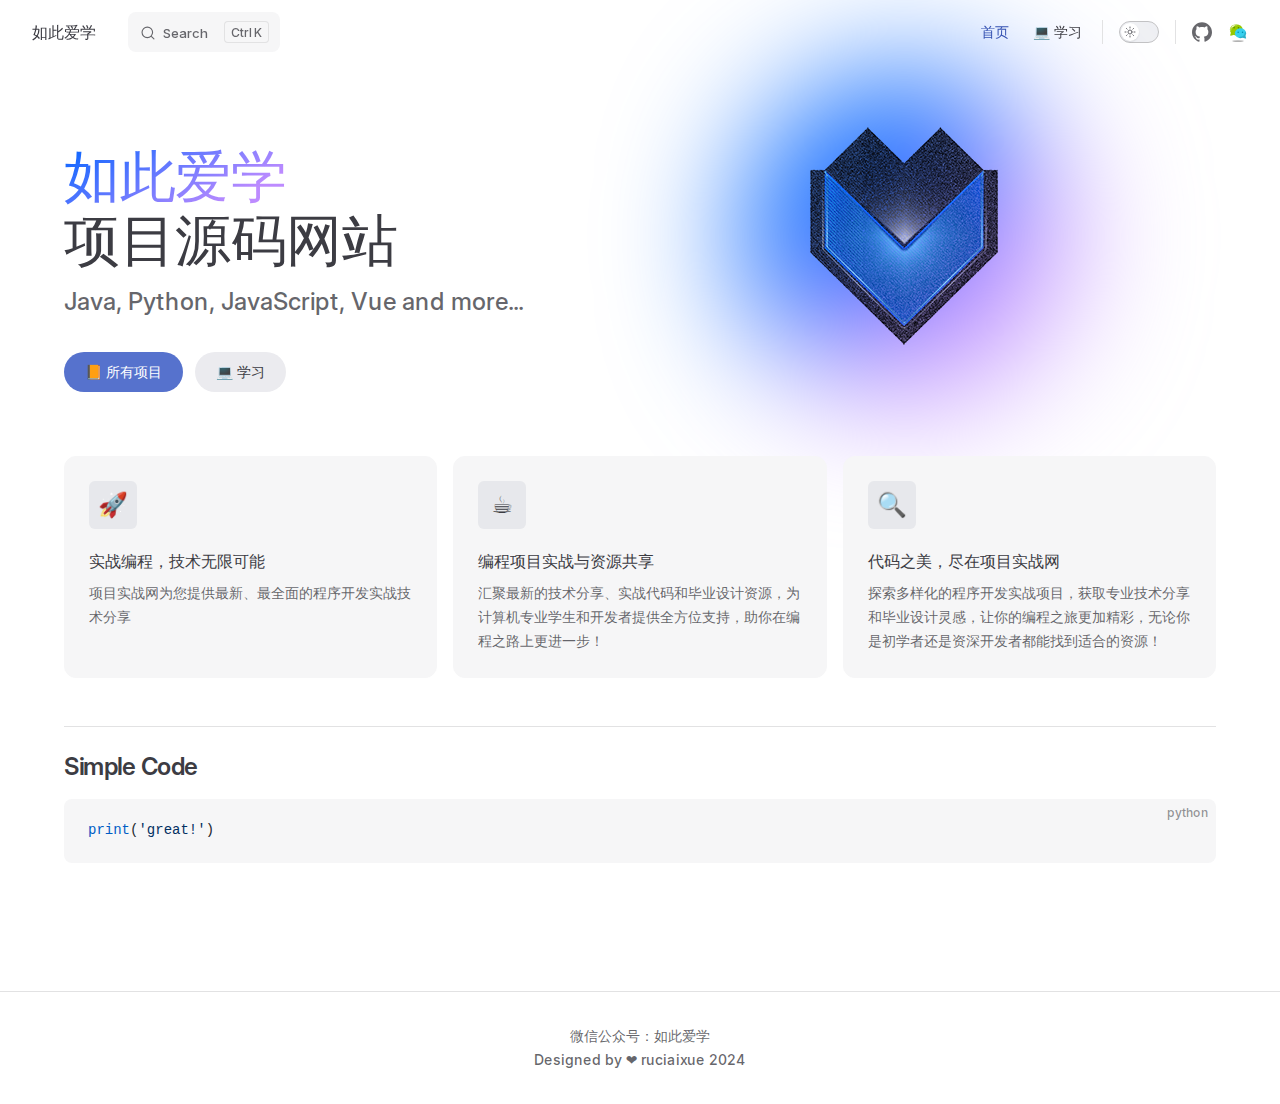
<file: index.html>
<!DOCTYPE html>
<html lang="en-US" dir="ltr">
  <head>
    <meta charset="utf-8">
    <meta name="viewport" content="width=device-width,initial-scale=1">
    <title>如此爱学</title>
    <meta name="description" content="如此爱学,项目源码网站,技术分享,代码分享,编程学习,项目源码,项目实战,毕业设计,毕设,毕业设计代码,计算机专业,计算机专业毕业设计">
    <meta name="generator" content="VitePress v1.3.4">
    <link rel="preload stylesheet" href="/assets/style.CvYvnAbR.css" as="style">
    
    <script type="module" src="/assets/app.GDKBScIw.js"></script>
    <link rel="preload" href="/assets/inter-roman-latin.Di8DUHzh.woff2" as="font" type="font/woff2" crossorigin="">
    <link rel="modulepreload" href="/assets/chunks/theme.BBDBstHo.js">
    <link rel="modulepreload" href="/assets/chunks/framework.DbyMljpX.js">
    <link rel="modulepreload" href="/assets/index.md.lP9VdLEf.lean.js">
    <link rel="icon" href="/favicon.ico">
    <meta name="keywords" content="如此爱学,项目源码网站,Java,Python,JavaScript,前端,C语言,C++,项目实战,毕业设计,毕设,毕业设计代码,计算机专业,计算机专业毕业设计,毕设系统,自学编程,程序员,编程资源,编程学习,计算机,软件开发,Vue">
    <script id="check-dark-mode">(()=>{const e=localStorage.getItem("vitepress-theme-appearance")||"auto",a=window.matchMedia("(prefers-color-scheme: dark)").matches;(!e||e==="auto"?a:e==="dark")&&document.documentElement.classList.add("dark")})();</script>
    <script id="check-mac-os">document.documentElement.classList.toggle("mac",/Mac|iPhone|iPod|iPad/i.test(navigator.platform));</script>
  </head>
  <body>
    <div id="app"><div class="Layout" data-v-17ca63c4><!--[--><!--]--><!--[--><span tabindex="-1" data-v-d8b33460></span><a href="#VPContent" class="VPSkipLink visually-hidden" data-v-d8b33460> Skip to content </a><!--]--><!----><header class="VPNav" data-v-17ca63c4 data-v-2b09750f><div class="VPNavBar" data-v-2b09750f data-v-2c7fe6f5><div class="wrapper" data-v-2c7fe6f5><div class="container" data-v-2c7fe6f5><div class="title" data-v-2c7fe6f5><div class="VPNavBarTitle" data-v-2c7fe6f5 data-v-e1bf594c><a class="title" href="/" data-v-e1bf594c><!--[--><!--]--><!----><span data-v-e1bf594c>如此爱学</span><!--[--><!--]--></a></div></div><div class="content" data-v-2c7fe6f5><div class="content-body" data-v-2c7fe6f5><!--[--><!--]--><div class="VPNavBarSearch search" data-v-2c7fe6f5><!--[--><!----><div id="local-search"><button type="button" class="DocSearch DocSearch-Button" aria-label="Search"><span class="DocSearch-Button-Container"><span class="vp-icon DocSearch-Search-Icon"></span><span class="DocSearch-Button-Placeholder">Search</span></span><span class="DocSearch-Button-Keys"><kbd class="DocSearch-Button-Key"></kbd><kbd class="DocSearch-Button-Key">K</kbd></span></button></div><!--]--></div><nav aria-labelledby="main-nav-aria-label" class="VPNavBarMenu menu" data-v-2c7fe6f5 data-v-74b88904><span id="main-nav-aria-label" class="visually-hidden" data-v-74b88904> Main Navigation </span><!--[--><!--[--><a class="VPLink link VPNavBarMenuLink active" href="/" tabindex="0" data-v-74b88904 data-v-5d54742f><!--[--><span data-v-5d54742f>首页</span><!--]--></a><!--]--><!--[--><a class="VPLink link VPNavBarMenuLink" href="/learning/index.html" tabindex="0" data-v-74b88904 data-v-5d54742f><!--[--><span data-v-5d54742f>💻 学习</span><!--]--></a><!--]--><!--]--></nav><!----><div class="VPNavBarAppearance appearance" data-v-2c7fe6f5 data-v-2bca0d54><button class="VPSwitch VPSwitchAppearance" type="button" role="switch" title aria-checked="false" data-v-2bca0d54 data-v-98eaf048 data-v-2f976fdd><span class="check" data-v-2f976fdd><span class="icon" data-v-2f976fdd><!--[--><span class="vpi-sun sun" data-v-98eaf048></span><span class="vpi-moon moon" data-v-98eaf048></span><!--]--></span></span></button></div><div class="VPSocialLinks VPNavBarSocialLinks social-links" data-v-2c7fe6f5 data-v-354f5644 data-v-4db2782b><!--[--><a class="VPSocialLink no-icon" href="https://github.com/ruciaixue" aria-label="github" target="_blank" rel="noopener" data-v-4db2782b data-v-eace2088><span class="vpi-social-github" /></a><a class="VPSocialLink no-icon" href="https://github.com/ruciaixue" aria-label target="_blank" rel="noopener" data-v-4db2782b data-v-eace2088><img width="20" height="20" src="/icons/wechat.svg"/></a><!--]--></div><div class="VPFlyout VPNavBarExtra extra" data-v-2c7fe6f5 data-v-1cda5079 data-v-4ec7c207><button type="button" class="button" aria-haspopup="true" aria-expanded="false" aria-label="extra navigation" data-v-4ec7c207><span class="vpi-more-horizontal icon" data-v-4ec7c207></span></button><div class="menu" data-v-4ec7c207><div class="VPMenu" data-v-4ec7c207 data-v-ecae26b2><!----><!--[--><!--[--><!----><div class="group" data-v-1cda5079><div class="item appearance" data-v-1cda5079><p class="label" data-v-1cda5079>Appearance</p><div class="appearance-action" data-v-1cda5079><button class="VPSwitch VPSwitchAppearance" type="button" role="switch" title aria-checked="false" data-v-1cda5079 data-v-98eaf048 data-v-2f976fdd><span class="check" data-v-2f976fdd><span class="icon" data-v-2f976fdd><!--[--><span class="vpi-sun sun" data-v-98eaf048></span><span class="vpi-moon moon" data-v-98eaf048></span><!--]--></span></span></button></div></div></div><div class="group" data-v-1cda5079><div class="item social-links" data-v-1cda5079><div class="VPSocialLinks social-links-list" data-v-1cda5079 data-v-4db2782b><!--[--><a class="VPSocialLink no-icon" href="https://github.com/ruciaixue" aria-label="github" target="_blank" rel="noopener" data-v-4db2782b data-v-eace2088><span class="vpi-social-github" /></a><a class="VPSocialLink no-icon" href="https://github.com/ruciaixue" aria-label target="_blank" rel="noopener" data-v-4db2782b data-v-eace2088><img width="20" height="20" src="/icons/wechat.svg"/></a><!--]--></div></div></div><!--]--><!--]--></div></div></div><!--[--><!--]--><button type="button" class="VPNavBarHamburger hamburger" aria-label="mobile navigation" aria-expanded="false" aria-controls="VPNavScreen" data-v-2c7fe6f5 data-v-4c1e16c7><span class="container" data-v-4c1e16c7><span class="top" data-v-4c1e16c7></span><span class="middle" data-v-4c1e16c7></span><span class="bottom" data-v-4c1e16c7></span></span></button></div></div></div></div><div class="divider" data-v-2c7fe6f5><div class="divider-line" data-v-2c7fe6f5></div></div></div><!----></header><!----><!----><div class="VPContent is-home" id="VPContent" data-v-17ca63c4 data-v-16e6edbd><div class="VPHome" data-v-16e6edbd data-v-b848dd48><!--[--><!--]--><div class="VPHero has-image VPHomeHero" data-v-b848dd48 data-v-f38999ef><div class="container" data-v-f38999ef><div class="main" data-v-f38999ef><!--[--><!--]--><!--[--><h1 class="name" data-v-f38999ef><span class="clip" data-v-f38999ef>如此爱学</span></h1><p class="text" data-v-f38999ef>项目源码网站</p><p class="tagline" data-v-f38999ef>Java, Python, JavaScript, Vue and more...</p><!--]--><!--[--><!--]--><div class="actions" data-v-f38999ef><!--[--><div class="action" data-v-f38999ef><a class="VPButton medium brand" href="/all-projects.html" data-v-f38999ef data-v-269892f1>📙 所有项目</a></div><div class="action" data-v-f38999ef><a class="VPButton medium alt" href="/learning/index.html" data-v-f38999ef data-v-269892f1>💻 学习</a></div><!--]--></div><!--[--><!--]--></div><div class="image" data-v-f38999ef><div class="image-container" data-v-f38999ef><div class="image-bg" data-v-f38999ef></div><!--[--><!--[--><img class="VPImage image-src" src="/images/logo.png" alt="💥" data-v-51680aa4><!--]--><!--]--></div></div></div></div><!--[--><!--]--><!--[--><!--]--><div class="VPFeatures VPHomeFeatures" data-v-b848dd48 data-v-05153e5d><div class="container" data-v-05153e5d><div class="items" data-v-05153e5d><!--[--><div class="grid-3 item" data-v-05153e5d><a class="VPLink link no-icon VPFeature" href="/" data-v-05153e5d data-v-cac8b2b5><!--[--><article class="box" data-v-cac8b2b5><div class="icon" data-v-cac8b2b5>🚀</div><h2 class="title" data-v-cac8b2b5>实战编程，技术无限可能</h2><p class="details" data-v-cac8b2b5>项目实战网为您提供最新、最全面的程序开发实战技术分享</p><!----></article><!--]--></a></div><div class="grid-3 item" data-v-05153e5d><div class="VPLink no-icon VPFeature" data-v-05153e5d data-v-cac8b2b5><!--[--><article class="box" data-v-cac8b2b5><div class="icon" data-v-cac8b2b5>☕</div><h2 class="title" data-v-cac8b2b5>编程项目实战与资源共享</h2><p class="details" data-v-cac8b2b5>汇聚最新的技术分享、实战代码和毕业设计资源，为计算机专业学生和开发者提供全方位支持，助你在编程之路上更进一步！</p><!----></article><!--]--></div></div><div class="grid-3 item" data-v-05153e5d><div class="VPLink no-icon VPFeature" data-v-05153e5d data-v-cac8b2b5><!--[--><article class="box" data-v-cac8b2b5><div class="icon" data-v-cac8b2b5>🔍</div><h2 class="title" data-v-cac8b2b5>代码之美，尽在项目实战网</h2><p class="details" data-v-cac8b2b5>探索多样化的程序开发实战项目，获取专业技术分享和毕业设计灵感，让你的编程之旅更加精彩，无论你是初学者还是资深开发者都能找到适合的资源！</p><!----></article><!--]--></div></div><!--]--></div></div></div><!--[--><!--]--><div class="vp-doc container" style="" data-v-b848dd48 data-v-e7f69375><!--[--><div style="position:relative;" data-v-b848dd48><div><h2 id="simple-code" tabindex="-1">Simple Code <a class="header-anchor" href="#simple-code" aria-label="Permalink to &quot;Simple Code&quot;">​</a></h2><div class="language-python vp-adaptive-theme"><button title="Copy Code" class="copy"></button><span class="lang">python</span><pre class="shiki shiki-themes github-light github-dark vp-code" tabindex="0"><code><span class="line"><span style="--shiki-light:#005CC5;--shiki-dark:#79B8FF;">print</span><span style="--shiki-light:#24292E;--shiki-dark:#E1E4E8;">(</span><span style="--shiki-light:#032F62;--shiki-dark:#9ECBFF;">&#39;great!&#39;</span><span style="--shiki-light:#24292E;--shiki-dark:#E1E4E8;">)</span></span></code></pre></div></div></div><!--]--></div></div></div><footer class="VPFooter" data-v-17ca63c4 data-v-67d5436b><div class="container" data-v-67d5436b><p class="message" data-v-67d5436b>微信公众号：如此爱学</p><p class="copyright" data-v-67d5436b>Designed by ❤ ruciaixue 2024</p></div></footer><!--[--><!--]--></div></div>
    <script>window.__VP_HASH_MAP__=JSON.parse("{\"all-projects.md\":\"phH7rB8z\",\"api-examples.md\":\"-uW84COG\",\"index.md\":\"lP9VdLEf\",\"learning_index.md\":\"CkxZNDsY\",\"markdown-examples.md\":\"BI5CYxWw\",\"projects_chatting-room.md\":\"h0Uopx9O\"}");window.__VP_SITE_DATA__=JSON.parse("{\"lang\":\"en-US\",\"dir\":\"ltr\",\"title\":\"如此爱学\",\"description\":\"如此爱学,项目源码网站,技术分享,代码分享,编程学习,项目源码,项目实战,毕业设计,毕设,毕业设计代码,计算机专业,计算机专业毕业设计\",\"base\":\"/\",\"head\":[],\"router\":{\"prefetchLinks\":true},\"appearance\":true,\"themeConfig\":{\"search\":{\"provider\":\"local\"},\"footer\":{\"message\":\"微信公众号：如此爱学\",\"copyright\":\"Designed by ❤ ruciaixue 2024\"},\"nav\":[{\"text\":\"首页\",\"link\":\"/\"},{\"text\":\"💻 学习\",\"link\":\"/learning/index\"}],\"sidebar\":[{\"text\":\"选项\",\"items\":[{\"text\":\"📙 所有项目\",\"link\":\"/all-projects\"},{\"text\":\"future\",\"link\":\"/markdown-examples\"}]}],\"socialLinks\":[{\"icon\":\"github\",\"link\":\"https://github.com/ruciaixue\"},{\"icon\":{\"svg\":\"<img width=\\\"20\\\" height=\\\"20\\\" src=\\\"/icons/wechat.svg\\\"/>\"},\"link\":\"https://github.com/ruciaixue\"}]},\"locales\":{},\"scrollOffset\":134,\"cleanUrls\":false}");</script>
    
  </body>
</html>
</file>
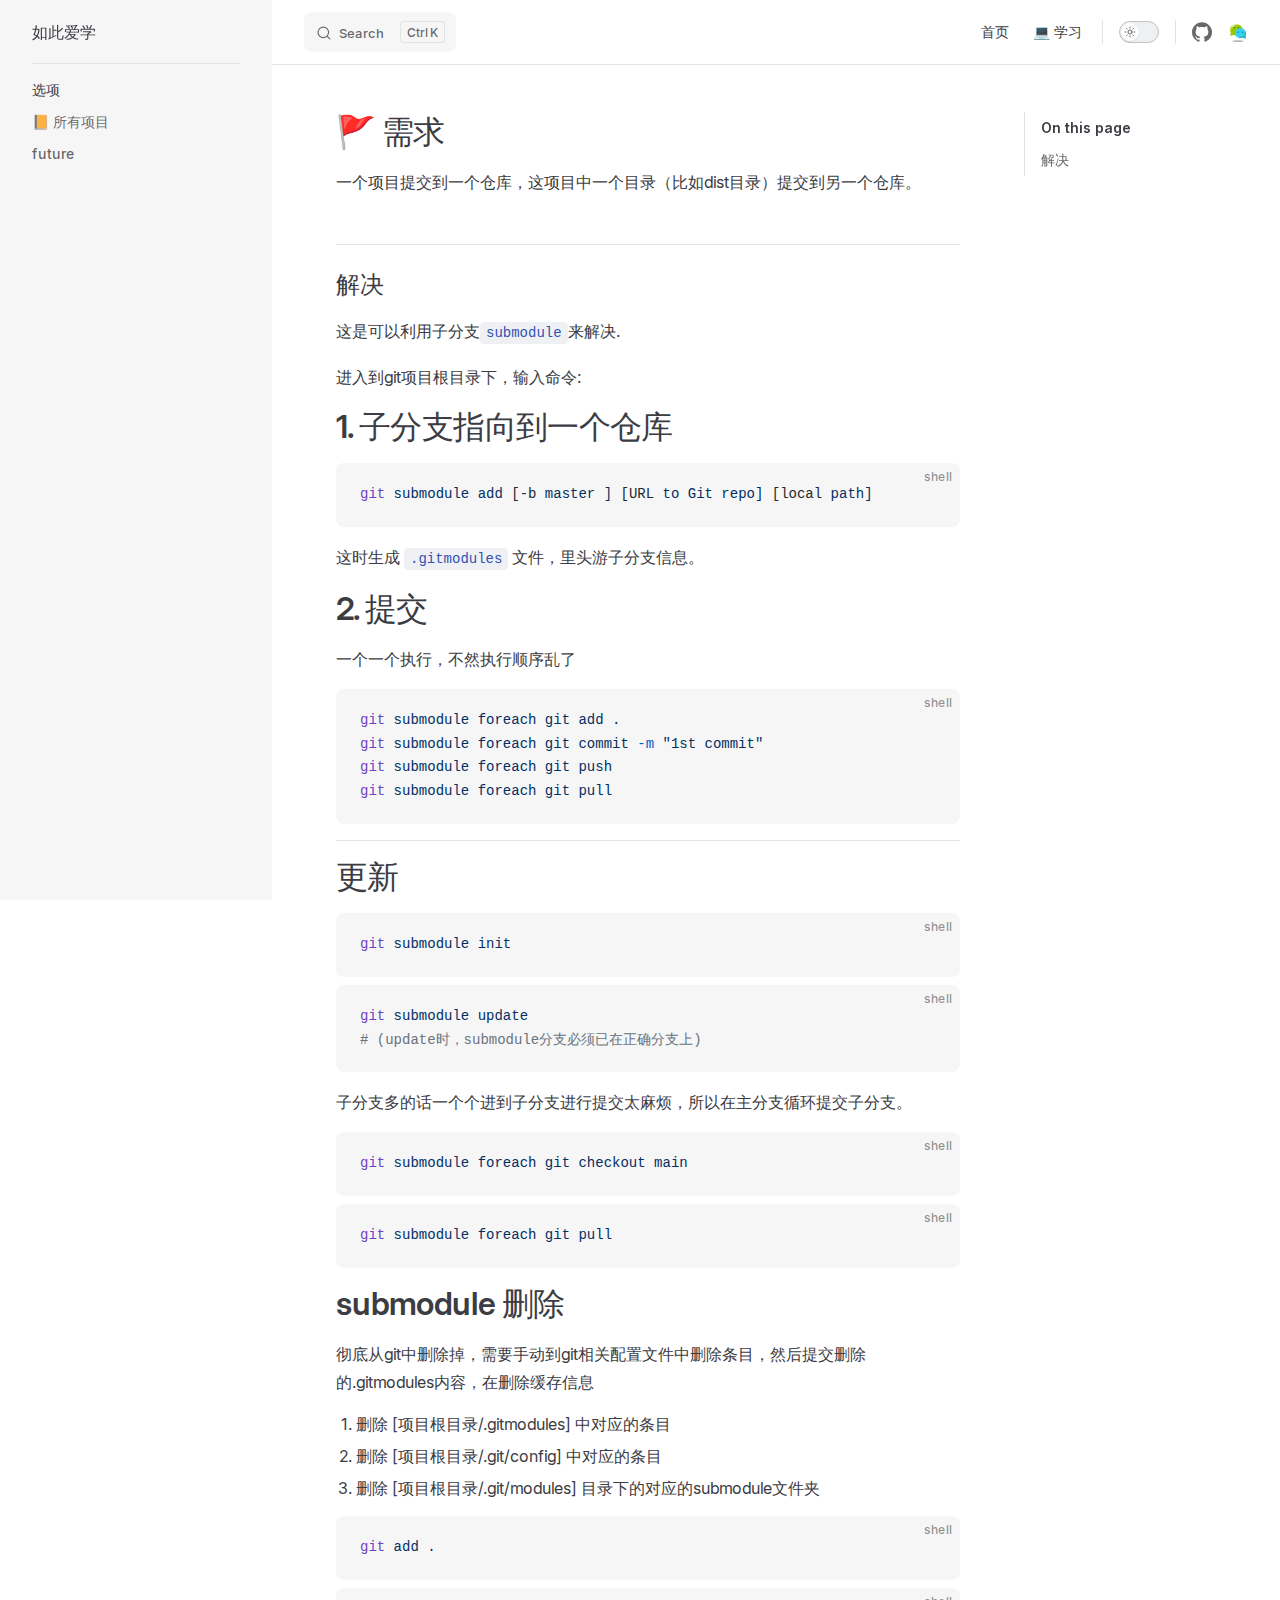
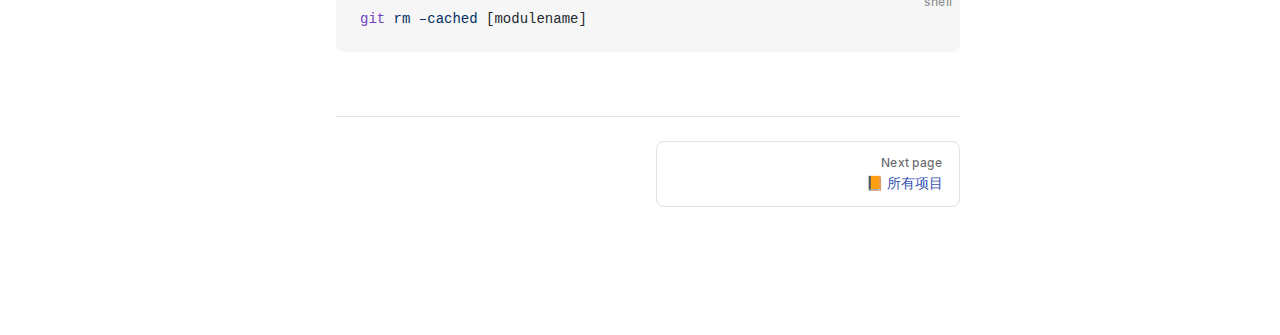
<file: learning/index.html>
<!DOCTYPE html>
<html lang="en-US" dir="ltr">
  <head>
    <meta charset="utf-8">
    <meta name="viewport" content="width=device-width,initial-scale=1">
    <title>🚩 需求 | 如此爱学</title>
    <meta name="description" content="如此爱学,项目源码网站,技术分享,代码分享,编程学习,项目源码,项目实战,毕业设计,毕设,毕业设计代码,计算机专业,计算机专业毕业设计">
    <meta name="generator" content="VitePress v1.3.4">
    <link rel="preload stylesheet" href="/assets/style.CvYvnAbR.css" as="style">
    
    <script type="module" src="/assets/app.GDKBScIw.js"></script>
    <link rel="preload" href="/assets/inter-roman-latin.Di8DUHzh.woff2" as="font" type="font/woff2" crossorigin="">
    <link rel="modulepreload" href="/assets/chunks/theme.BBDBstHo.js">
    <link rel="modulepreload" href="/assets/chunks/framework.DbyMljpX.js">
    <link rel="modulepreload" href="/assets/learning_index.md.CkxZNDsY.lean.js">
    <link rel="icon" href="/favicon.ico">
    <meta name="keywords" content="如此爱学,项目源码网站,Java,Python,JavaScript,前端,C语言,C++,项目实战,毕业设计,毕设,毕业设计代码,计算机专业,计算机专业毕业设计,毕设系统,自学编程,程序员,编程资源,编程学习,计算机,软件开发,Vue">
    <script id="check-dark-mode">(()=>{const e=localStorage.getItem("vitepress-theme-appearance")||"auto",a=window.matchMedia("(prefers-color-scheme: dark)").matches;(!e||e==="auto"?a:e==="dark")&&document.documentElement.classList.add("dark")})();</script>
    <script id="check-mac-os">document.documentElement.classList.toggle("mac",/Mac|iPhone|iPod|iPad/i.test(navigator.platform));</script>
  </head>
  <body>
    <div id="app"><div class="Layout" data-v-17ca63c4><!--[--><!--]--><!--[--><span tabindex="-1" data-v-d8b33460></span><a href="#VPContent" class="VPSkipLink visually-hidden" data-v-d8b33460> Skip to content </a><!--]--><!----><header class="VPNav" data-v-17ca63c4 data-v-2b09750f><div class="VPNavBar" data-v-2b09750f data-v-2c7fe6f5><div class="wrapper" data-v-2c7fe6f5><div class="container" data-v-2c7fe6f5><div class="title" data-v-2c7fe6f5><div class="VPNavBarTitle has-sidebar" data-v-2c7fe6f5 data-v-e1bf594c><a class="title" href="/" data-v-e1bf594c><!--[--><!--]--><!----><span data-v-e1bf594c>如此爱学</span><!--[--><!--]--></a></div></div><div class="content" data-v-2c7fe6f5><div class="content-body" data-v-2c7fe6f5><!--[--><!--]--><div class="VPNavBarSearch search" data-v-2c7fe6f5><!--[--><!----><div id="local-search"><button type="button" class="DocSearch DocSearch-Button" aria-label="Search"><span class="DocSearch-Button-Container"><span class="vp-icon DocSearch-Search-Icon"></span><span class="DocSearch-Button-Placeholder">Search</span></span><span class="DocSearch-Button-Keys"><kbd class="DocSearch-Button-Key"></kbd><kbd class="DocSearch-Button-Key">K</kbd></span></button></div><!--]--></div><nav aria-labelledby="main-nav-aria-label" class="VPNavBarMenu menu" data-v-2c7fe6f5 data-v-74b88904><span id="main-nav-aria-label" class="visually-hidden" data-v-74b88904> Main Navigation </span><!--[--><!--[--><a class="VPLink link VPNavBarMenuLink" href="/" tabindex="0" data-v-74b88904 data-v-5d54742f><!--[--><span data-v-5d54742f>首页</span><!--]--></a><!--]--><!--[--><a class="VPLink link VPNavBarMenuLink" href="/learning/index.html" tabindex="0" data-v-74b88904 data-v-5d54742f><!--[--><span data-v-5d54742f>💻 学习</span><!--]--></a><!--]--><!--]--></nav><!----><div class="VPNavBarAppearance appearance" data-v-2c7fe6f5 data-v-2bca0d54><button class="VPSwitch VPSwitchAppearance" type="button" role="switch" title aria-checked="false" data-v-2bca0d54 data-v-98eaf048 data-v-2f976fdd><span class="check" data-v-2f976fdd><span class="icon" data-v-2f976fdd><!--[--><span class="vpi-sun sun" data-v-98eaf048></span><span class="vpi-moon moon" data-v-98eaf048></span><!--]--></span></span></button></div><div class="VPSocialLinks VPNavBarSocialLinks social-links" data-v-2c7fe6f5 data-v-354f5644 data-v-4db2782b><!--[--><a class="VPSocialLink no-icon" href="https://github.com/ruciaixue" aria-label="github" target="_blank" rel="noopener" data-v-4db2782b data-v-eace2088><span class="vpi-social-github" /></a><a class="VPSocialLink no-icon" href="https://github.com/ruciaixue" aria-label target="_blank" rel="noopener" data-v-4db2782b data-v-eace2088><img width="20" height="20" src="/icons/wechat.svg"/></a><!--]--></div><div class="VPFlyout VPNavBarExtra extra" data-v-2c7fe6f5 data-v-1cda5079 data-v-4ec7c207><button type="button" class="button" aria-haspopup="true" aria-expanded="false" aria-label="extra navigation" data-v-4ec7c207><span class="vpi-more-horizontal icon" data-v-4ec7c207></span></button><div class="menu" data-v-4ec7c207><div class="VPMenu" data-v-4ec7c207 data-v-ecae26b2><!----><!--[--><!--[--><!----><div class="group" data-v-1cda5079><div class="item appearance" data-v-1cda5079><p class="label" data-v-1cda5079>Appearance</p><div class="appearance-action" data-v-1cda5079><button class="VPSwitch VPSwitchAppearance" type="button" role="switch" title aria-checked="false" data-v-1cda5079 data-v-98eaf048 data-v-2f976fdd><span class="check" data-v-2f976fdd><span class="icon" data-v-2f976fdd><!--[--><span class="vpi-sun sun" data-v-98eaf048></span><span class="vpi-moon moon" data-v-98eaf048></span><!--]--></span></span></button></div></div></div><div class="group" data-v-1cda5079><div class="item social-links" data-v-1cda5079><div class="VPSocialLinks social-links-list" data-v-1cda5079 data-v-4db2782b><!--[--><a class="VPSocialLink no-icon" href="https://github.com/ruciaixue" aria-label="github" target="_blank" rel="noopener" data-v-4db2782b data-v-eace2088><span class="vpi-social-github" /></a><a class="VPSocialLink no-icon" href="https://github.com/ruciaixue" aria-label target="_blank" rel="noopener" data-v-4db2782b data-v-eace2088><img width="20" height="20" src="/icons/wechat.svg"/></a><!--]--></div></div></div><!--]--><!--]--></div></div></div><!--[--><!--]--><button type="button" class="VPNavBarHamburger hamburger" aria-label="mobile navigation" aria-expanded="false" aria-controls="VPNavScreen" data-v-2c7fe6f5 data-v-4c1e16c7><span class="container" data-v-4c1e16c7><span class="top" data-v-4c1e16c7></span><span class="middle" data-v-4c1e16c7></span><span class="bottom" data-v-4c1e16c7></span></span></button></div></div></div></div><div class="divider" data-v-2c7fe6f5><div class="divider-line" data-v-2c7fe6f5></div></div></div><!----></header><div class="VPLocalNav has-sidebar empty" data-v-17ca63c4 data-v-cf54e897><div class="container" data-v-cf54e897><button class="menu" aria-expanded="false" aria-controls="VPSidebarNav" data-v-cf54e897><span class="vpi-align-left menu-icon" data-v-cf54e897></span><span class="menu-text" data-v-cf54e897>Menu</span></button><div class="VPLocalNavOutlineDropdown" style="--vp-vh:0px;" data-v-cf54e897 data-v-94196647><button data-v-94196647>Return to top</button><!----></div></div></div><aside class="VPSidebar" data-v-17ca63c4 data-v-c8ba038f><div class="curtain" data-v-c8ba038f></div><nav class="nav" id="VPSidebarNav" aria-labelledby="sidebar-aria-label" tabindex="-1" data-v-c8ba038f><span class="visually-hidden" id="sidebar-aria-label" data-v-c8ba038f> Sidebar Navigation </span><!--[--><!--]--><!--[--><div class="no-transition group" data-v-9a5bc99e><section class="VPSidebarItem level-0" data-v-9a5bc99e data-v-047948a9><div class="item" role="button" tabindex="0" data-v-047948a9><div class="indicator" data-v-047948a9></div><h2 class="text" data-v-047948a9>选项</h2><!----></div><div class="items" data-v-047948a9><!--[--><div class="VPSidebarItem level-1 is-link" data-v-047948a9 data-v-047948a9><div class="item" data-v-047948a9><div class="indicator" data-v-047948a9></div><a class="VPLink link link" href="/all-projects.html" data-v-047948a9><!--[--><p class="text" data-v-047948a9>📙 所有项目</p><!--]--></a><!----></div><!----></div><div class="VPSidebarItem level-1 is-link" data-v-047948a9 data-v-047948a9><div class="item" data-v-047948a9><div class="indicator" data-v-047948a9></div><a class="VPLink link link" href="/markdown-examples.html" data-v-047948a9><!--[--><p class="text" data-v-047948a9>future</p><!--]--></a><!----></div><!----></div><!--]--></div></section></div><!--]--><!--[--><!--]--></nav></aside><div class="VPContent has-sidebar" id="VPContent" data-v-17ca63c4 data-v-16e6edbd><div class="VPDoc has-sidebar has-aside" data-v-16e6edbd data-v-0b5dbc50><!--[--><!--]--><div class="container" data-v-0b5dbc50><div class="aside" data-v-0b5dbc50><div class="aside-curtain" data-v-0b5dbc50></div><div class="aside-container" data-v-0b5dbc50><div class="aside-content" data-v-0b5dbc50><div class="VPDocAside" data-v-0b5dbc50 data-v-a65e726b><!--[--><!--]--><!--[--><!--]--><nav aria-labelledby="doc-outline-aria-label" class="VPDocAsideOutline" data-v-a65e726b data-v-91d0fa28><div class="content" data-v-91d0fa28><div class="outline-marker" data-v-91d0fa28></div><div aria-level="2" class="outline-title" id="doc-outline-aria-label" role="heading" data-v-91d0fa28>On this page</div><ul class="VPDocOutlineItem root" data-v-91d0fa28 data-v-4d3acf8c><!--[--><!--]--></ul></div></nav><!--[--><!--]--><div class="spacer" data-v-a65e726b></div><!--[--><!--]--><!----><!--[--><!--]--><!--[--><!--]--></div></div></div></div><div class="content" data-v-0b5dbc50><div class="content-container" data-v-0b5dbc50><!--[--><!--]--><main class="main" data-v-0b5dbc50><div style="position:relative;" class="vp-doc _learning_" data-v-0b5dbc50><div><h1 id="🚩-需求" tabindex="-1">🚩 需求 <a class="header-anchor" href="#🚩-需求" aria-label="Permalink to &quot;🚩 需求&quot;">​</a></h1><p>一个项目提交到一个仓库，这项目中一个目录（比如dist目录）提交到另一个仓库。</p><h2 id="解决" tabindex="-1">解决 <a class="header-anchor" href="#解决" aria-label="Permalink to &quot;解决&quot;">​</a></h2><p>这是可以利用子分支<code>submodule</code>来解决.</p><p>进入到git项目根目录下，输入命令:</p><h1 id="_1-子分支指向到一个仓库" tabindex="-1">1. 子分支指向到一个仓库 <a class="header-anchor" href="#_1-子分支指向到一个仓库" aria-label="Permalink to &quot;1. 子分支指向到一个仓库&quot;">​</a></h1><div class="language-shell vp-adaptive-theme"><button title="Copy Code" class="copy"></button><span class="lang">shell</span><pre class="shiki shiki-themes github-light github-dark vp-code" tabindex="0"><code><span class="line"><span style="--shiki-light:#6F42C1;--shiki-dark:#B392F0;">git</span><span style="--shiki-light:#032F62;--shiki-dark:#9ECBFF;"> submodule</span><span style="--shiki-light:#032F62;--shiki-dark:#9ECBFF;"> add</span><span style="--shiki-light:#24292E;--shiki-dark:#E1E4E8;"> [-b </span><span style="--shiki-light:#032F62;--shiki-dark:#9ECBFF;">master</span><span style="--shiki-light:#032F62;--shiki-dark:#9ECBFF;"> ]</span><span style="--shiki-light:#24292E;--shiki-dark:#E1E4E8;"> [URL </span><span style="--shiki-light:#032F62;--shiki-dark:#9ECBFF;">to</span><span style="--shiki-light:#032F62;--shiki-dark:#9ECBFF;"> Git</span><span style="--shiki-light:#032F62;--shiki-dark:#9ECBFF;"> repo]</span><span style="--shiki-light:#24292E;--shiki-dark:#E1E4E8;"> [local </span><span style="--shiki-light:#032F62;--shiki-dark:#9ECBFF;">path]</span></span></code></pre></div><p>这时生成 <code>.gitmodules</code> 文件，里头游子分支信息。</p><h1 id="_2-提交" tabindex="-1">2. 提交 <a class="header-anchor" href="#_2-提交" aria-label="Permalink to &quot;2. 提交&quot;">​</a></h1><p>一个一个执行，不然执行顺序乱了</p><div class="language-shell vp-adaptive-theme"><button title="Copy Code" class="copy"></button><span class="lang">shell</span><pre class="shiki shiki-themes github-light github-dark vp-code" tabindex="0"><code><span class="line"><span style="--shiki-light:#6F42C1;--shiki-dark:#B392F0;">git</span><span style="--shiki-light:#032F62;--shiki-dark:#9ECBFF;"> submodule</span><span style="--shiki-light:#032F62;--shiki-dark:#9ECBFF;"> foreach</span><span style="--shiki-light:#032F62;--shiki-dark:#9ECBFF;"> git</span><span style="--shiki-light:#032F62;--shiki-dark:#9ECBFF;"> add</span><span style="--shiki-light:#032F62;--shiki-dark:#9ECBFF;"> .</span></span>
<span class="line"><span style="--shiki-light:#6F42C1;--shiki-dark:#B392F0;">git</span><span style="--shiki-light:#032F62;--shiki-dark:#9ECBFF;"> submodule</span><span style="--shiki-light:#032F62;--shiki-dark:#9ECBFF;"> foreach</span><span style="--shiki-light:#032F62;--shiki-dark:#9ECBFF;"> git</span><span style="--shiki-light:#032F62;--shiki-dark:#9ECBFF;"> commit</span><span style="--shiki-light:#005CC5;--shiki-dark:#79B8FF;"> -m</span><span style="--shiki-light:#032F62;--shiki-dark:#9ECBFF;"> &quot;1st commit&quot;</span></span>
<span class="line"><span style="--shiki-light:#6F42C1;--shiki-dark:#B392F0;">git</span><span style="--shiki-light:#032F62;--shiki-dark:#9ECBFF;"> submodule</span><span style="--shiki-light:#032F62;--shiki-dark:#9ECBFF;"> foreach</span><span style="--shiki-light:#032F62;--shiki-dark:#9ECBFF;"> git</span><span style="--shiki-light:#032F62;--shiki-dark:#9ECBFF;"> push</span></span>
<span class="line"><span style="--shiki-light:#6F42C1;--shiki-dark:#B392F0;">git</span><span style="--shiki-light:#032F62;--shiki-dark:#9ECBFF;"> submodule</span><span style="--shiki-light:#032F62;--shiki-dark:#9ECBFF;"> foreach</span><span style="--shiki-light:#032F62;--shiki-dark:#9ECBFF;"> git</span><span style="--shiki-light:#032F62;--shiki-dark:#9ECBFF;"> pull</span></span></code></pre></div><hr><h1 id="更新" tabindex="-1">更新 <a class="header-anchor" href="#更新" aria-label="Permalink to &quot;更新&quot;">​</a></h1><div class="language-shell vp-adaptive-theme"><button title="Copy Code" class="copy"></button><span class="lang">shell</span><pre class="shiki shiki-themes github-light github-dark vp-code" tabindex="0"><code><span class="line"><span style="--shiki-light:#6F42C1;--shiki-dark:#B392F0;">git</span><span style="--shiki-light:#032F62;--shiki-dark:#9ECBFF;"> submodule</span><span style="--shiki-light:#032F62;--shiki-dark:#9ECBFF;"> init</span></span></code></pre></div><div class="language-shell vp-adaptive-theme"><button title="Copy Code" class="copy"></button><span class="lang">shell</span><pre class="shiki shiki-themes github-light github-dark vp-code" tabindex="0"><code><span class="line"><span style="--shiki-light:#6F42C1;--shiki-dark:#B392F0;">git</span><span style="--shiki-light:#032F62;--shiki-dark:#9ECBFF;"> submodule</span><span style="--shiki-light:#032F62;--shiki-dark:#9ECBFF;"> update</span></span>
<span class="line"><span style="--shiki-light:#6A737D;--shiki-dark:#6A737D;"># (update时，submodule分支必须已在正确分支上)</span></span></code></pre></div><p>子分支多的话一个个进到子分支进行提交太麻烦，所以在主分支循环提交子分支。</p><div class="language-shell vp-adaptive-theme"><button title="Copy Code" class="copy"></button><span class="lang">shell</span><pre class="shiki shiki-themes github-light github-dark vp-code" tabindex="0"><code><span class="line"><span style="--shiki-light:#6F42C1;--shiki-dark:#B392F0;">git</span><span style="--shiki-light:#032F62;--shiki-dark:#9ECBFF;"> submodule</span><span style="--shiki-light:#032F62;--shiki-dark:#9ECBFF;"> foreach</span><span style="--shiki-light:#032F62;--shiki-dark:#9ECBFF;"> git</span><span style="--shiki-light:#032F62;--shiki-dark:#9ECBFF;"> checkout</span><span style="--shiki-light:#032F62;--shiki-dark:#9ECBFF;"> main</span></span></code></pre></div><div class="language-shell vp-adaptive-theme"><button title="Copy Code" class="copy"></button><span class="lang">shell</span><pre class="shiki shiki-themes github-light github-dark vp-code" tabindex="0"><code><span class="line"><span style="--shiki-light:#6F42C1;--shiki-dark:#B392F0;">git</span><span style="--shiki-light:#032F62;--shiki-dark:#9ECBFF;"> submodule</span><span style="--shiki-light:#032F62;--shiki-dark:#9ECBFF;"> foreach</span><span style="--shiki-light:#032F62;--shiki-dark:#9ECBFF;"> git</span><span style="--shiki-light:#032F62;--shiki-dark:#9ECBFF;"> pull</span></span></code></pre></div><h1 id="submodule-删除" tabindex="-1">submodule 删除 <a class="header-anchor" href="#submodule-删除" aria-label="Permalink to &quot;submodule 删除&quot;">​</a></h1><p>彻底从git中删除掉，需要手动到git相关配置文件中删除条目，然后提交删除的.gitmodules内容，在删除缓存信息</p><ol><li>删除 [项目根目录/.gitmodules] 中对应的条目</li><li>删除 [项目根目录/.git/config] 中对应的条目</li><li>删除 [项目根目录/.git/modules] 目录下的对应的submodule文件夹</li></ol><div class="language-shell vp-adaptive-theme"><button title="Copy Code" class="copy"></button><span class="lang">shell</span><pre class="shiki shiki-themes github-light github-dark vp-code" tabindex="0"><code><span class="line"><span style="--shiki-light:#6F42C1;--shiki-dark:#B392F0;">git</span><span style="--shiki-light:#032F62;--shiki-dark:#9ECBFF;"> add</span><span style="--shiki-light:#032F62;--shiki-dark:#9ECBFF;"> .</span></span></code></pre></div><div class="language-shell vp-adaptive-theme"><button title="Copy Code" class="copy"></button><span class="lang">shell</span><pre class="shiki shiki-themes github-light github-dark vp-code" tabindex="0"><code><span class="line"><span style="--shiki-light:#6F42C1;--shiki-dark:#B392F0;">git</span><span style="--shiki-light:#032F62;--shiki-dark:#9ECBFF;"> rm</span><span style="--shiki-light:#032F62;--shiki-dark:#9ECBFF;"> –cached</span><span style="--shiki-light:#24292E;--shiki-dark:#E1E4E8;"> [modulename]</span></span></code></pre></div></div></div></main><footer class="VPDocFooter" data-v-0b5dbc50 data-v-c67e171b><!--[--><!--]--><!----><nav class="prev-next" aria-labelledby="doc-footer-aria-label" data-v-c67e171b><span class="visually-hidden" id="doc-footer-aria-label" data-v-c67e171b>Pager</span><div class="pager" data-v-c67e171b><!----></div><div class="pager" data-v-c67e171b><a class="VPLink link pager-link next" href="/all-projects.html" data-v-c67e171b><!--[--><span class="desc" data-v-c67e171b>Next page</span><span class="title" data-v-c67e171b>📙 所有项目</span><!--]--></a></div></nav></footer><!--[--><!--]--></div></div></div><!--[--><!--]--></div></div><footer class="VPFooter has-sidebar" data-v-17ca63c4 data-v-67d5436b><div class="container" data-v-67d5436b><p class="message" data-v-67d5436b>微信公众号：如此爱学</p><p class="copyright" data-v-67d5436b>Designed by ❤ ruciaixue 2024</p></div></footer><!--[--><!--]--></div></div>
    <script>window.__VP_HASH_MAP__=JSON.parse("{\"all-projects.md\":\"phH7rB8z\",\"api-examples.md\":\"-uW84COG\",\"index.md\":\"lP9VdLEf\",\"learning_index.md\":\"CkxZNDsY\",\"markdown-examples.md\":\"BI5CYxWw\",\"projects_chatting-room.md\":\"h0Uopx9O\"}");window.__VP_SITE_DATA__=JSON.parse("{\"lang\":\"en-US\",\"dir\":\"ltr\",\"title\":\"如此爱学\",\"description\":\"如此爱学,项目源码网站,技术分享,代码分享,编程学习,项目源码,项目实战,毕业设计,毕设,毕业设计代码,计算机专业,计算机专业毕业设计\",\"base\":\"/\",\"head\":[],\"router\":{\"prefetchLinks\":true},\"appearance\":true,\"themeConfig\":{\"search\":{\"provider\":\"local\"},\"footer\":{\"message\":\"微信公众号：如此爱学\",\"copyright\":\"Designed by ❤ ruciaixue 2024\"},\"nav\":[{\"text\":\"首页\",\"link\":\"/\"},{\"text\":\"💻 学习\",\"link\":\"/learning/index\"}],\"sidebar\":[{\"text\":\"选项\",\"items\":[{\"text\":\"📙 所有项目\",\"link\":\"/all-projects\"},{\"text\":\"future\",\"link\":\"/markdown-examples\"}]}],\"socialLinks\":[{\"icon\":\"github\",\"link\":\"https://github.com/ruciaixue\"},{\"icon\":{\"svg\":\"<img width=\\\"20\\\" height=\\\"20\\\" src=\\\"/icons/wechat.svg\\\"/>\"},\"link\":\"https://github.com/ruciaixue\"}]},\"locales\":{},\"scrollOffset\":134,\"cleanUrls\":false}");</script>
    
  </body>
</html>
</file>
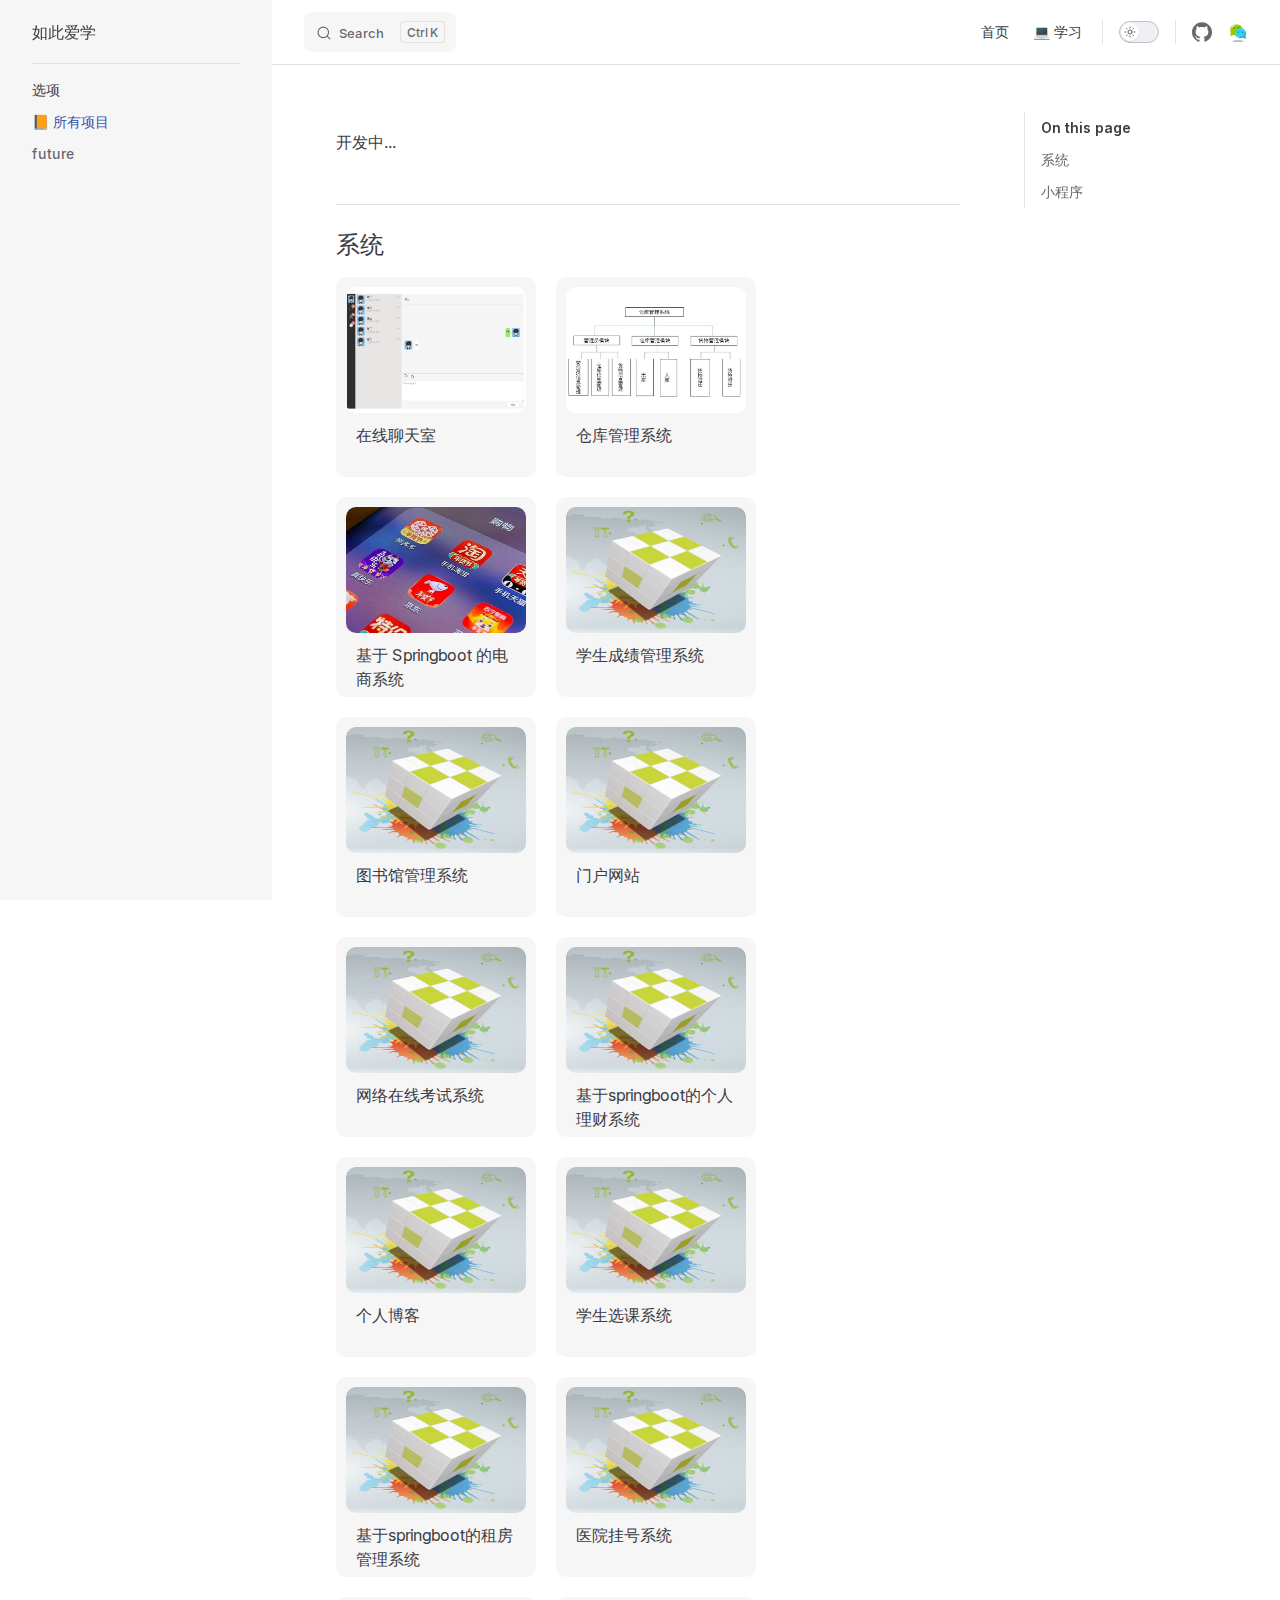
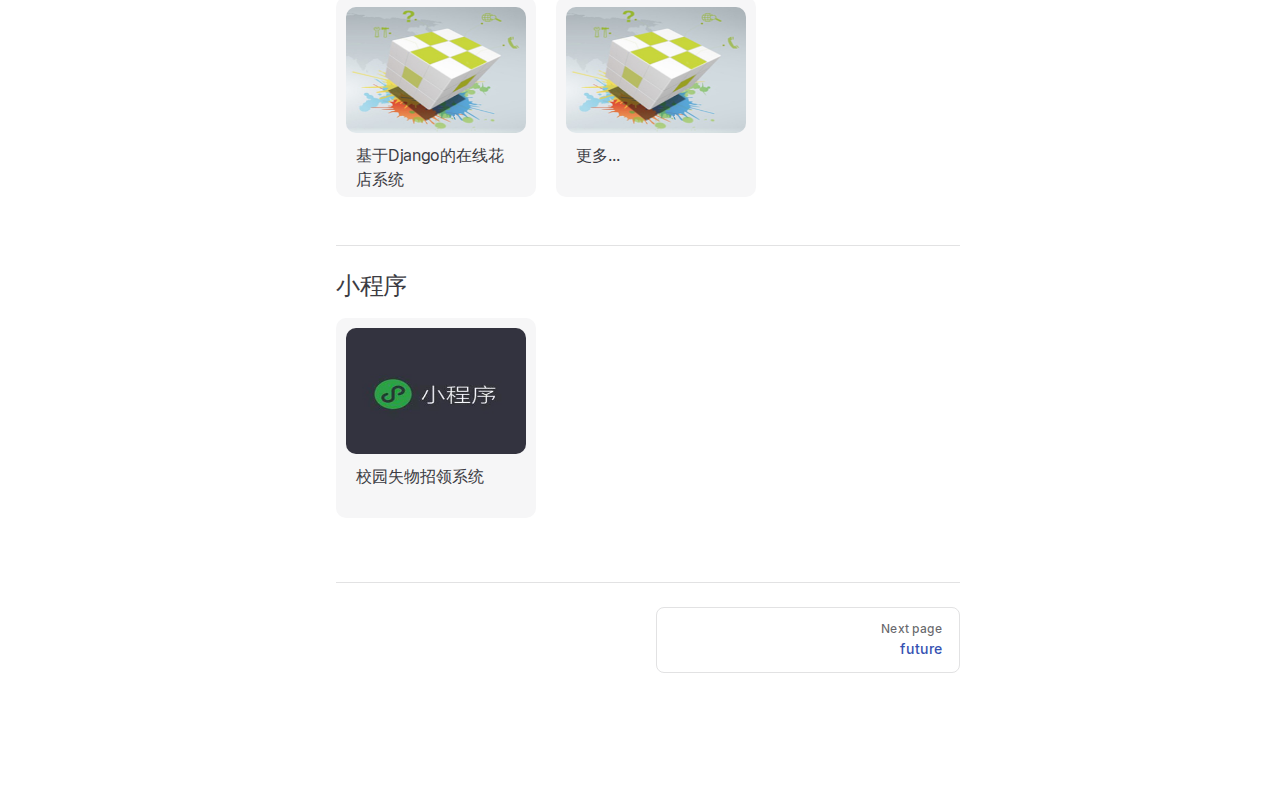
<file: all-projects.html>
<!DOCTYPE html>
<html lang="en-US" dir="ltr">
  <head>
    <meta charset="utf-8">
    <meta name="viewport" content="width=device-width,initial-scale=1">
    <title>如此爱学</title>
    <meta name="description" content="如此爱学,项目源码网站,技术分享,代码分享,编程学习,项目源码,项目实战,毕业设计,毕设,毕业设计代码,计算机专业,计算机专业毕业设计">
    <meta name="generator" content="VitePress v1.3.4">
    <link rel="preload stylesheet" href="/assets/style.CvYvnAbR.css" as="style">
    
    <script type="module" src="/assets/app.GDKBScIw.js"></script>
    <link rel="preload" href="/assets/inter-roman-latin.Di8DUHzh.woff2" as="font" type="font/woff2" crossorigin="">
    <link rel="modulepreload" href="/assets/chunks/theme.BBDBstHo.js">
    <link rel="modulepreload" href="/assets/chunks/framework.DbyMljpX.js">
    <link rel="modulepreload" href="/assets/all-projects.md.phH7rB8z.lean.js">
    <link rel="icon" href="/favicon.ico">
    <meta name="keywords" content="如此爱学,项目源码网站,Java,Python,JavaScript,前端,C语言,C++,项目实战,毕业设计,毕设,毕业设计代码,计算机专业,计算机专业毕业设计,毕设系统,自学编程,程序员,编程资源,编程学习,计算机,软件开发,Vue">
    <script id="check-dark-mode">(()=>{const e=localStorage.getItem("vitepress-theme-appearance")||"auto",a=window.matchMedia("(prefers-color-scheme: dark)").matches;(!e||e==="auto"?a:e==="dark")&&document.documentElement.classList.add("dark")})();</script>
    <script id="check-mac-os">document.documentElement.classList.toggle("mac",/Mac|iPhone|iPod|iPad/i.test(navigator.platform));</script>
  </head>
  <body>
    <div id="app"><div class="Layout" data-v-17ca63c4><!--[--><!--]--><!--[--><span tabindex="-1" data-v-d8b33460></span><a href="#VPContent" class="VPSkipLink visually-hidden" data-v-d8b33460> Skip to content </a><!--]--><!----><header class="VPNav" data-v-17ca63c4 data-v-2b09750f><div class="VPNavBar" data-v-2b09750f data-v-2c7fe6f5><div class="wrapper" data-v-2c7fe6f5><div class="container" data-v-2c7fe6f5><div class="title" data-v-2c7fe6f5><div class="VPNavBarTitle has-sidebar" data-v-2c7fe6f5 data-v-e1bf594c><a class="title" href="/" data-v-e1bf594c><!--[--><!--]--><!----><span data-v-e1bf594c>如此爱学</span><!--[--><!--]--></a></div></div><div class="content" data-v-2c7fe6f5><div class="content-body" data-v-2c7fe6f5><!--[--><!--]--><div class="VPNavBarSearch search" data-v-2c7fe6f5><!--[--><!----><div id="local-search"><button type="button" class="DocSearch DocSearch-Button" aria-label="Search"><span class="DocSearch-Button-Container"><span class="vp-icon DocSearch-Search-Icon"></span><span class="DocSearch-Button-Placeholder">Search</span></span><span class="DocSearch-Button-Keys"><kbd class="DocSearch-Button-Key"></kbd><kbd class="DocSearch-Button-Key">K</kbd></span></button></div><!--]--></div><nav aria-labelledby="main-nav-aria-label" class="VPNavBarMenu menu" data-v-2c7fe6f5 data-v-74b88904><span id="main-nav-aria-label" class="visually-hidden" data-v-74b88904> Main Navigation </span><!--[--><!--[--><a class="VPLink link VPNavBarMenuLink" href="/" tabindex="0" data-v-74b88904 data-v-5d54742f><!--[--><span data-v-5d54742f>首页</span><!--]--></a><!--]--><!--[--><a class="VPLink link VPNavBarMenuLink" href="/learning/index.html" tabindex="0" data-v-74b88904 data-v-5d54742f><!--[--><span data-v-5d54742f>💻 学习</span><!--]--></a><!--]--><!--]--></nav><!----><div class="VPNavBarAppearance appearance" data-v-2c7fe6f5 data-v-2bca0d54><button class="VPSwitch VPSwitchAppearance" type="button" role="switch" title aria-checked="false" data-v-2bca0d54 data-v-98eaf048 data-v-2f976fdd><span class="check" data-v-2f976fdd><span class="icon" data-v-2f976fdd><!--[--><span class="vpi-sun sun" data-v-98eaf048></span><span class="vpi-moon moon" data-v-98eaf048></span><!--]--></span></span></button></div><div class="VPSocialLinks VPNavBarSocialLinks social-links" data-v-2c7fe6f5 data-v-354f5644 data-v-4db2782b><!--[--><a class="VPSocialLink no-icon" href="https://github.com/ruciaixue" aria-label="github" target="_blank" rel="noopener" data-v-4db2782b data-v-eace2088><span class="vpi-social-github" /></a><a class="VPSocialLink no-icon" href="https://github.com/ruciaixue" aria-label target="_blank" rel="noopener" data-v-4db2782b data-v-eace2088><img width="20" height="20" src="/icons/wechat.svg"/></a><!--]--></div><div class="VPFlyout VPNavBarExtra extra" data-v-2c7fe6f5 data-v-1cda5079 data-v-4ec7c207><button type="button" class="button" aria-haspopup="true" aria-expanded="false" aria-label="extra navigation" data-v-4ec7c207><span class="vpi-more-horizontal icon" data-v-4ec7c207></span></button><div class="menu" data-v-4ec7c207><div class="VPMenu" data-v-4ec7c207 data-v-ecae26b2><!----><!--[--><!--[--><!----><div class="group" data-v-1cda5079><div class="item appearance" data-v-1cda5079><p class="label" data-v-1cda5079>Appearance</p><div class="appearance-action" data-v-1cda5079><button class="VPSwitch VPSwitchAppearance" type="button" role="switch" title aria-checked="false" data-v-1cda5079 data-v-98eaf048 data-v-2f976fdd><span class="check" data-v-2f976fdd><span class="icon" data-v-2f976fdd><!--[--><span class="vpi-sun sun" data-v-98eaf048></span><span class="vpi-moon moon" data-v-98eaf048></span><!--]--></span></span></button></div></div></div><div class="group" data-v-1cda5079><div class="item social-links" data-v-1cda5079><div class="VPSocialLinks social-links-list" data-v-1cda5079 data-v-4db2782b><!--[--><a class="VPSocialLink no-icon" href="https://github.com/ruciaixue" aria-label="github" target="_blank" rel="noopener" data-v-4db2782b data-v-eace2088><span class="vpi-social-github" /></a><a class="VPSocialLink no-icon" href="https://github.com/ruciaixue" aria-label target="_blank" rel="noopener" data-v-4db2782b data-v-eace2088><img width="20" height="20" src="/icons/wechat.svg"/></a><!--]--></div></div></div><!--]--><!--]--></div></div></div><!--[--><!--]--><button type="button" class="VPNavBarHamburger hamburger" aria-label="mobile navigation" aria-expanded="false" aria-controls="VPNavScreen" data-v-2c7fe6f5 data-v-4c1e16c7><span class="container" data-v-4c1e16c7><span class="top" data-v-4c1e16c7></span><span class="middle" data-v-4c1e16c7></span><span class="bottom" data-v-4c1e16c7></span></span></button></div></div></div></div><div class="divider" data-v-2c7fe6f5><div class="divider-line" data-v-2c7fe6f5></div></div></div><!----></header><div class="VPLocalNav has-sidebar empty" data-v-17ca63c4 data-v-cf54e897><div class="container" data-v-cf54e897><button class="menu" aria-expanded="false" aria-controls="VPSidebarNav" data-v-cf54e897><span class="vpi-align-left menu-icon" data-v-cf54e897></span><span class="menu-text" data-v-cf54e897>Menu</span></button><div class="VPLocalNavOutlineDropdown" style="--vp-vh:0px;" data-v-cf54e897 data-v-94196647><button data-v-94196647>Return to top</button><!----></div></div></div><aside class="VPSidebar" data-v-17ca63c4 data-v-c8ba038f><div class="curtain" data-v-c8ba038f></div><nav class="nav" id="VPSidebarNav" aria-labelledby="sidebar-aria-label" tabindex="-1" data-v-c8ba038f><span class="visually-hidden" id="sidebar-aria-label" data-v-c8ba038f> Sidebar Navigation </span><!--[--><!--]--><!--[--><div class="no-transition group" data-v-9a5bc99e><section class="VPSidebarItem level-0 has-active" data-v-9a5bc99e data-v-047948a9><div class="item" role="button" tabindex="0" data-v-047948a9><div class="indicator" data-v-047948a9></div><h2 class="text" data-v-047948a9>选项</h2><!----></div><div class="items" data-v-047948a9><!--[--><div class="VPSidebarItem level-1 is-link" data-v-047948a9 data-v-047948a9><div class="item" data-v-047948a9><div class="indicator" data-v-047948a9></div><a class="VPLink link link" href="/all-projects.html" data-v-047948a9><!--[--><p class="text" data-v-047948a9>📙 所有项目</p><!--]--></a><!----></div><!----></div><div class="VPSidebarItem level-1 is-link" data-v-047948a9 data-v-047948a9><div class="item" data-v-047948a9><div class="indicator" data-v-047948a9></div><a class="VPLink link link" href="/markdown-examples.html" data-v-047948a9><!--[--><p class="text" data-v-047948a9>future</p><!--]--></a><!----></div><!----></div><!--]--></div></section></div><!--]--><!--[--><!--]--></nav></aside><div class="VPContent has-sidebar" id="VPContent" data-v-17ca63c4 data-v-16e6edbd><div class="VPDoc has-sidebar has-aside" data-v-16e6edbd data-v-0b5dbc50><!--[--><!--]--><div class="container" data-v-0b5dbc50><div class="aside" data-v-0b5dbc50><div class="aside-curtain" data-v-0b5dbc50></div><div class="aside-container" data-v-0b5dbc50><div class="aside-content" data-v-0b5dbc50><div class="VPDocAside" data-v-0b5dbc50 data-v-a65e726b><!--[--><!--]--><!--[--><!--]--><nav aria-labelledby="doc-outline-aria-label" class="VPDocAsideOutline" data-v-a65e726b data-v-91d0fa28><div class="content" data-v-91d0fa28><div class="outline-marker" data-v-91d0fa28></div><div aria-level="2" class="outline-title" id="doc-outline-aria-label" role="heading" data-v-91d0fa28>On this page</div><ul class="VPDocOutlineItem root" data-v-91d0fa28 data-v-4d3acf8c><!--[--><!--]--></ul></div></nav><!--[--><!--]--><div class="spacer" data-v-a65e726b></div><!--[--><!--]--><!----><!--[--><!--]--><!--[--><!--]--></div></div></div></div><div class="content" data-v-0b5dbc50><div class="content-container" data-v-0b5dbc50><!--[--><!--]--><main class="main" data-v-0b5dbc50><div style="position:relative;" class="vp-doc _all-projects" data-v-0b5dbc50><div><p>开发中...</p><h2 id="系统" tabindex="-1">系统 <a class="header-anchor" href="#系统" aria-label="Permalink to &quot;系统&quot;">​</a></h2><div><div class="wrap" data-v-d2d55d4b><!--[--><div class="wrapper" style="background-color:#F6F6F7;" data-v-5739c4a4><div class="top" data-v-5739c4a4><img src="/images/chatting-room.jpg" alt="" data-v-5739c4a4></div><div class="bottom" data-v-5739c4a4><!--[-->在线聊天室<!--]--></div></div><div class="wrapper" style="background-color:#F6F6F7;" data-v-5739c4a4><div class="top" data-v-5739c4a4><img src="/images/store.jpg" alt="" data-v-5739c4a4></div><div class="bottom" data-v-5739c4a4><!--[-->仓库管理系统<!--]--></div></div><div class="wrapper" style="background-color:#F6F6F7;" data-v-5739c4a4><div class="top" data-v-5739c4a4><img src="/images/shopping.jpg" alt="" data-v-5739c4a4></div><div class="bottom" data-v-5739c4a4><!--[-->基于 Springboot 的电商系统<!--]--></div></div><div class="wrapper" style="background-color:#F6F6F7;" data-v-5739c4a4><div class="top" data-v-5739c4a4><img src="/images/default.jpg" alt="" data-v-5739c4a4></div><div class="bottom" data-v-5739c4a4><!--[-->学生成绩管理系统<!--]--></div></div><div class="wrapper" style="background-color:#F6F6F7;" data-v-5739c4a4><div class="top" data-v-5739c4a4><img src="/images/default.jpg" alt="" data-v-5739c4a4></div><div class="bottom" data-v-5739c4a4><!--[-->图书馆管理系统<!--]--></div></div><div class="wrapper" style="background-color:#F6F6F7;" data-v-5739c4a4><div class="top" data-v-5739c4a4><img src="/images/default.jpg" alt="" data-v-5739c4a4></div><div class="bottom" data-v-5739c4a4><!--[-->门户网站<!--]--></div></div><div class="wrapper" style="background-color:#F6F6F7;" data-v-5739c4a4><div class="top" data-v-5739c4a4><img src="/images/default.jpg" alt="" data-v-5739c4a4></div><div class="bottom" data-v-5739c4a4><!--[-->网络在线考试系统<!--]--></div></div><div class="wrapper" style="background-color:#F6F6F7;" data-v-5739c4a4><div class="top" data-v-5739c4a4><img src="/images/default.jpg" alt="" data-v-5739c4a4></div><div class="bottom" data-v-5739c4a4><!--[-->基于springboot的个人理财系统<!--]--></div></div><div class="wrapper" style="background-color:#F6F6F7;" data-v-5739c4a4><div class="top" data-v-5739c4a4><img src="/images/default.jpg" alt="" data-v-5739c4a4></div><div class="bottom" data-v-5739c4a4><!--[-->个人博客<!--]--></div></div><div class="wrapper" style="background-color:#F6F6F7;" data-v-5739c4a4><div class="top" data-v-5739c4a4><img src="/images/default.jpg" alt="" data-v-5739c4a4></div><div class="bottom" data-v-5739c4a4><!--[-->学生选课系统<!--]--></div></div><div class="wrapper" style="background-color:#F6F6F7;" data-v-5739c4a4><div class="top" data-v-5739c4a4><img src="/images/default.jpg" alt="" data-v-5739c4a4></div><div class="bottom" data-v-5739c4a4><!--[-->基于springboot的租房管理系统<!--]--></div></div><div class="wrapper" style="background-color:#F6F6F7;" data-v-5739c4a4><div class="top" data-v-5739c4a4><img src="/images/default.jpg" alt="" data-v-5739c4a4></div><div class="bottom" data-v-5739c4a4><!--[-->医院挂号系统<!--]--></div></div><div class="wrapper" style="background-color:#F6F6F7;" data-v-5739c4a4><div class="top" data-v-5739c4a4><img src="/images/default.jpg" alt="" data-v-5739c4a4></div><div class="bottom" data-v-5739c4a4><!--[-->基于Django的在线花店系统<!--]--></div></div><div class="wrapper" style="background-color:#F6F6F7;" data-v-5739c4a4><div class="top" data-v-5739c4a4><img src="/images/default.jpg" alt="" data-v-5739c4a4></div><div class="bottom" data-v-5739c4a4><!--[-->更多...<!--]--></div></div><!--]--></div></div><h2 id="小程序" tabindex="-1">小程序 <a class="header-anchor" href="#小程序" aria-label="Permalink to &quot;小程序&quot;">​</a></h2><div><div class="wrapper" style="background-color:#F6F6F7;" data-v-5739c4a4><div class="top" data-v-5739c4a4><img src="/images/miniapp.jpg" alt="" data-v-5739c4a4></div><div class="bottom" data-v-5739c4a4><!--[-->校园失物招领系统<!--]--></div></div></div></div></div></main><footer class="VPDocFooter" data-v-0b5dbc50 data-v-c67e171b><!--[--><!--]--><!----><nav class="prev-next" aria-labelledby="doc-footer-aria-label" data-v-c67e171b><span class="visually-hidden" id="doc-footer-aria-label" data-v-c67e171b>Pager</span><div class="pager" data-v-c67e171b><!----></div><div class="pager" data-v-c67e171b><a class="VPLink link pager-link next" href="/markdown-examples.html" data-v-c67e171b><!--[--><span class="desc" data-v-c67e171b>Next page</span><span class="title" data-v-c67e171b>future</span><!--]--></a></div></nav></footer><!--[--><!--]--></div></div></div><!--[--><!--]--></div></div><footer class="VPFooter has-sidebar" data-v-17ca63c4 data-v-67d5436b><div class="container" data-v-67d5436b><p class="message" data-v-67d5436b>微信公众号：如此爱学</p><p class="copyright" data-v-67d5436b>Designed by ❤ ruciaixue 2024</p></div></footer><!--[--><!--]--></div></div>
    <script>window.__VP_HASH_MAP__=JSON.parse("{\"all-projects.md\":\"phH7rB8z\",\"api-examples.md\":\"-uW84COG\",\"index.md\":\"lP9VdLEf\",\"learning_index.md\":\"CkxZNDsY\",\"markdown-examples.md\":\"BI5CYxWw\",\"projects_chatting-room.md\":\"h0Uopx9O\"}");window.__VP_SITE_DATA__=JSON.parse("{\"lang\":\"en-US\",\"dir\":\"ltr\",\"title\":\"如此爱学\",\"description\":\"如此爱学,项目源码网站,技术分享,代码分享,编程学习,项目源码,项目实战,毕业设计,毕设,毕业设计代码,计算机专业,计算机专业毕业设计\",\"base\":\"/\",\"head\":[],\"router\":{\"prefetchLinks\":true},\"appearance\":true,\"themeConfig\":{\"search\":{\"provider\":\"local\"},\"footer\":{\"message\":\"微信公众号：如此爱学\",\"copyright\":\"Designed by ❤ ruciaixue 2024\"},\"nav\":[{\"text\":\"首页\",\"link\":\"/\"},{\"text\":\"💻 学习\",\"link\":\"/learning/index\"}],\"sidebar\":[{\"text\":\"选项\",\"items\":[{\"text\":\"📙 所有项目\",\"link\":\"/all-projects\"},{\"text\":\"future\",\"link\":\"/markdown-examples\"}]}],\"socialLinks\":[{\"icon\":\"github\",\"link\":\"https://github.com/ruciaixue\"},{\"icon\":{\"svg\":\"<img width=\\\"20\\\" height=\\\"20\\\" src=\\\"/icons/wechat.svg\\\"/>\"},\"link\":\"https://github.com/ruciaixue\"}]},\"locales\":{},\"scrollOffset\":134,\"cleanUrls\":false}");</script>
    
  </body>
</html>
</file>
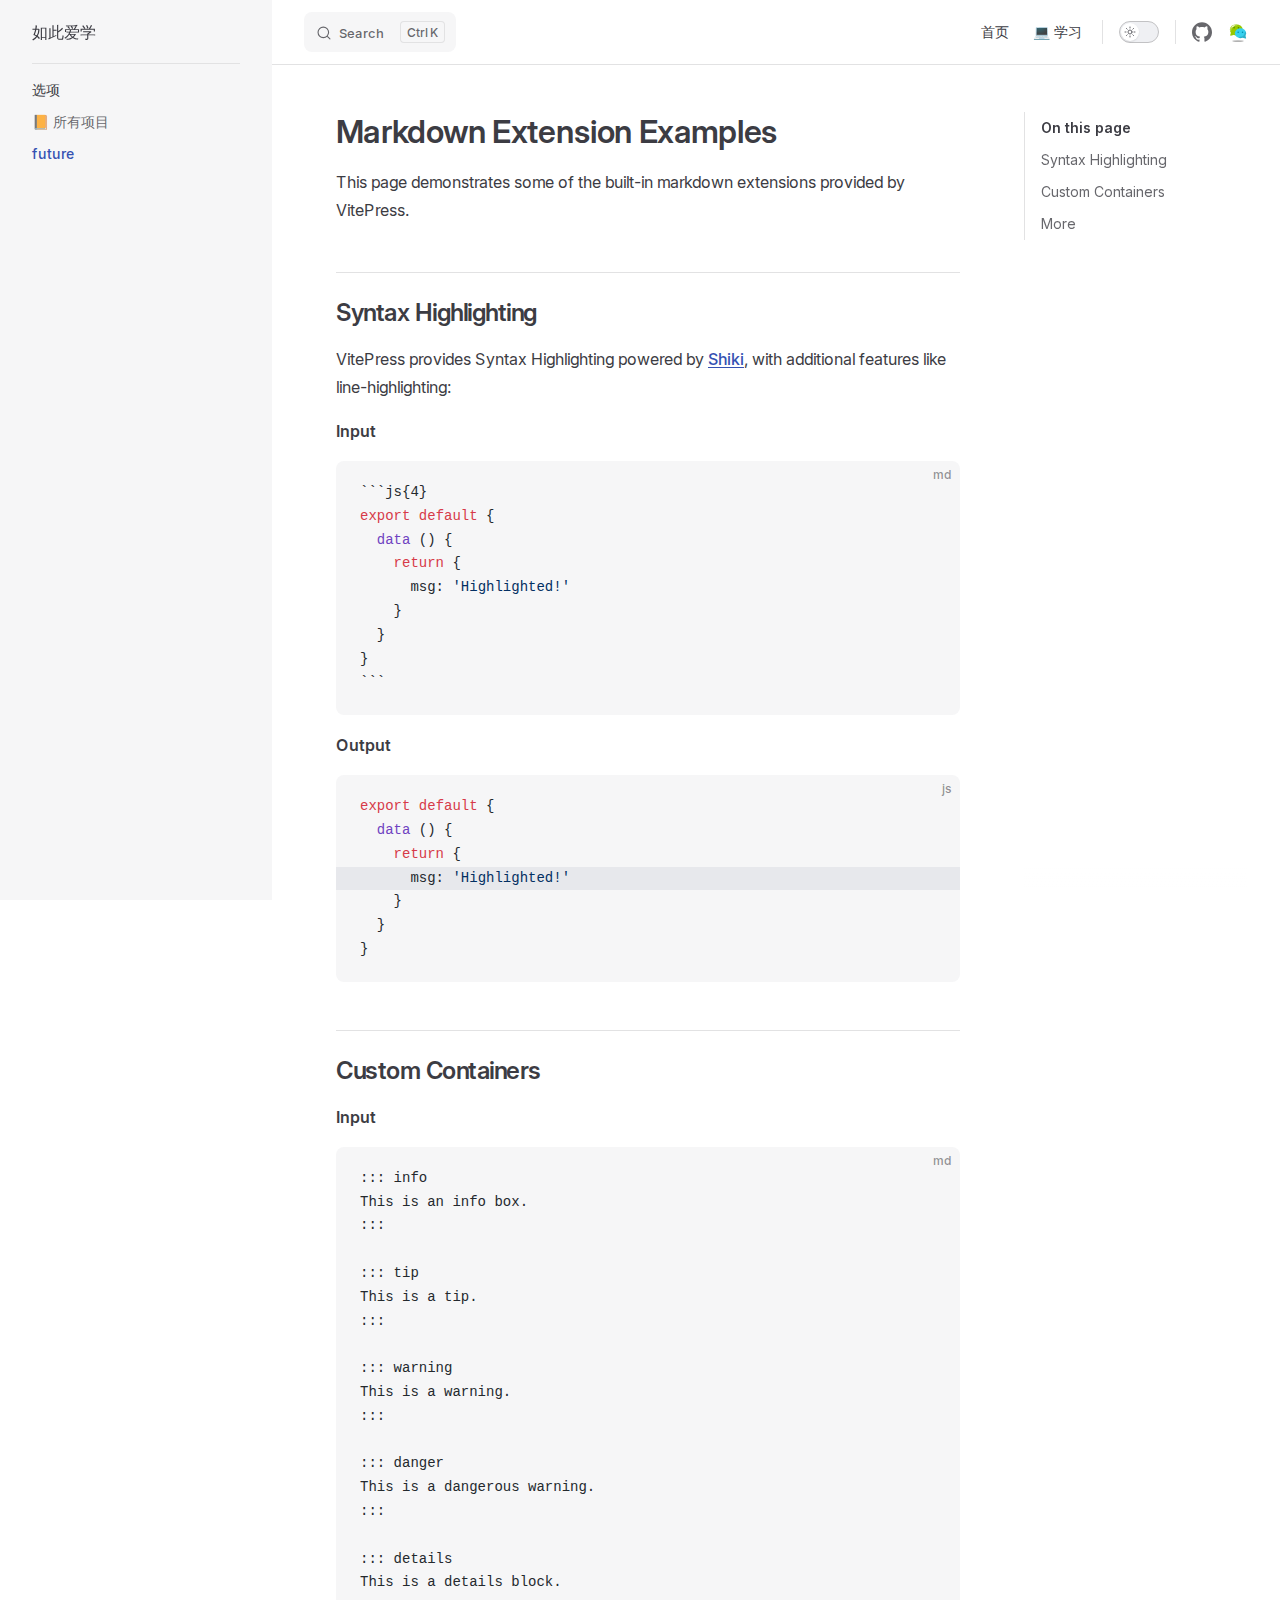
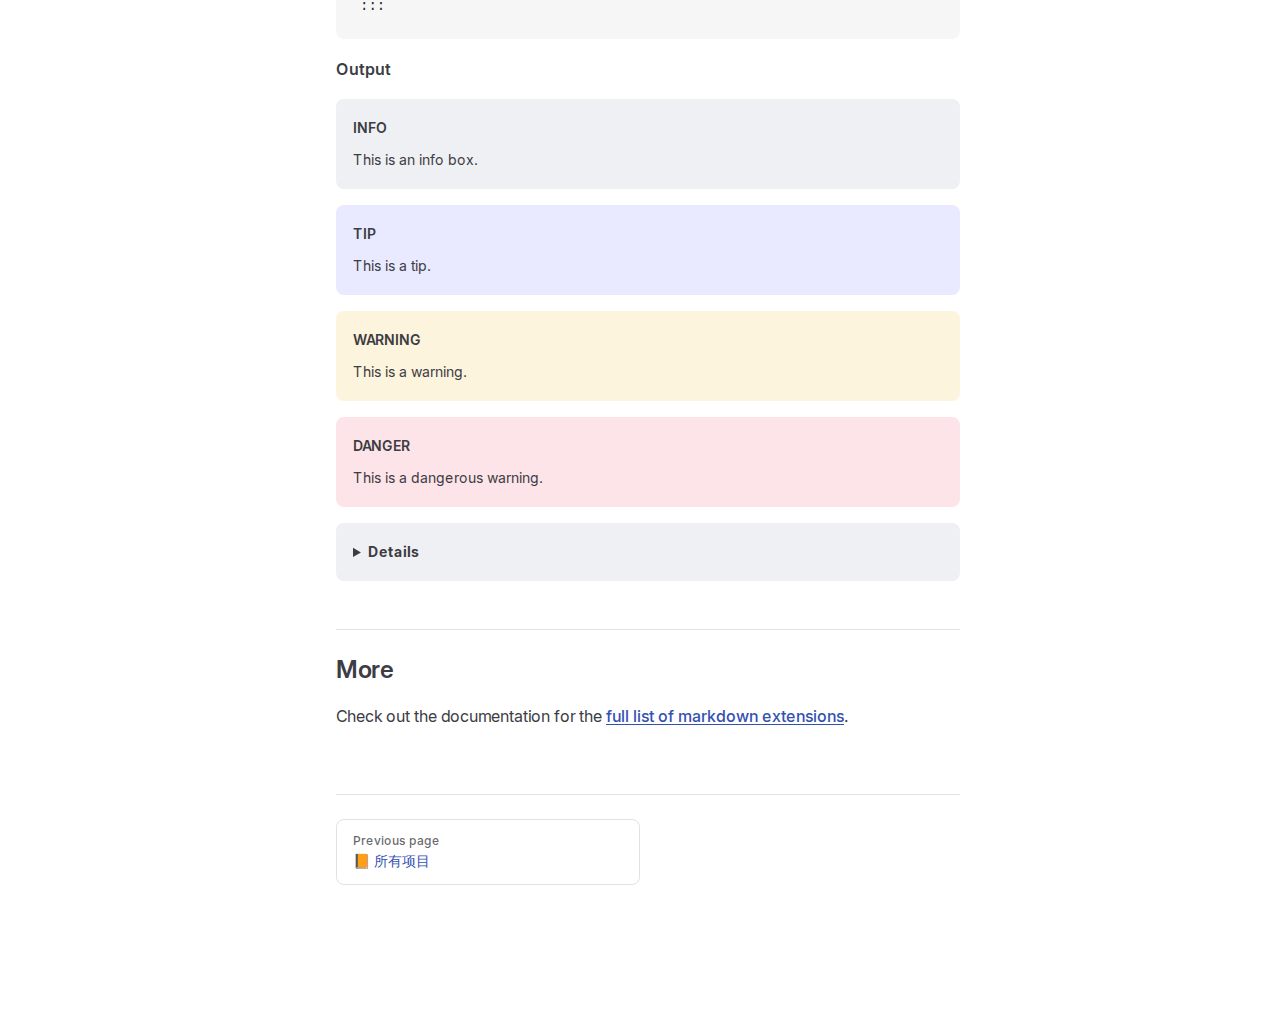
<file: markdown-examples.html>
<!DOCTYPE html>
<html lang="en-US" dir="ltr">
  <head>
    <meta charset="utf-8">
    <meta name="viewport" content="width=device-width,initial-scale=1">
    <title>Markdown Extension Examples | 如此爱学</title>
    <meta name="description" content="如此爱学,项目源码网站,技术分享,代码分享,编程学习,项目源码,项目实战,毕业设计,毕设,毕业设计代码,计算机专业,计算机专业毕业设计">
    <meta name="generator" content="VitePress v1.3.4">
    <link rel="preload stylesheet" href="/assets/style.CvYvnAbR.css" as="style">
    
    <script type="module" src="/assets/app.GDKBScIw.js"></script>
    <link rel="preload" href="/assets/inter-roman-latin.Di8DUHzh.woff2" as="font" type="font/woff2" crossorigin="">
    <link rel="modulepreload" href="/assets/chunks/theme.BBDBstHo.js">
    <link rel="modulepreload" href="/assets/chunks/framework.DbyMljpX.js">
    <link rel="modulepreload" href="/assets/markdown-examples.md.BI5CYxWw.lean.js">
    <link rel="icon" href="/favicon.ico">
    <meta name="keywords" content="如此爱学,项目源码网站,Java,Python,JavaScript,前端,C语言,C++,项目实战,毕业设计,毕设,毕业设计代码,计算机专业,计算机专业毕业设计,毕设系统,自学编程,程序员,编程资源,编程学习,计算机,软件开发,Vue">
    <script id="check-dark-mode">(()=>{const e=localStorage.getItem("vitepress-theme-appearance")||"auto",a=window.matchMedia("(prefers-color-scheme: dark)").matches;(!e||e==="auto"?a:e==="dark")&&document.documentElement.classList.add("dark")})();</script>
    <script id="check-mac-os">document.documentElement.classList.toggle("mac",/Mac|iPhone|iPod|iPad/i.test(navigator.platform));</script>
  </head>
  <body>
    <div id="app"><div class="Layout" data-v-17ca63c4><!--[--><!--]--><!--[--><span tabindex="-1" data-v-d8b33460></span><a href="#VPContent" class="VPSkipLink visually-hidden" data-v-d8b33460> Skip to content </a><!--]--><!----><header class="VPNav" data-v-17ca63c4 data-v-2b09750f><div class="VPNavBar" data-v-2b09750f data-v-2c7fe6f5><div class="wrapper" data-v-2c7fe6f5><div class="container" data-v-2c7fe6f5><div class="title" data-v-2c7fe6f5><div class="VPNavBarTitle has-sidebar" data-v-2c7fe6f5 data-v-e1bf594c><a class="title" href="/" data-v-e1bf594c><!--[--><!--]--><!----><span data-v-e1bf594c>如此爱学</span><!--[--><!--]--></a></div></div><div class="content" data-v-2c7fe6f5><div class="content-body" data-v-2c7fe6f5><!--[--><!--]--><div class="VPNavBarSearch search" data-v-2c7fe6f5><!--[--><!----><div id="local-search"><button type="button" class="DocSearch DocSearch-Button" aria-label="Search"><span class="DocSearch-Button-Container"><span class="vp-icon DocSearch-Search-Icon"></span><span class="DocSearch-Button-Placeholder">Search</span></span><span class="DocSearch-Button-Keys"><kbd class="DocSearch-Button-Key"></kbd><kbd class="DocSearch-Button-Key">K</kbd></span></button></div><!--]--></div><nav aria-labelledby="main-nav-aria-label" class="VPNavBarMenu menu" data-v-2c7fe6f5 data-v-74b88904><span id="main-nav-aria-label" class="visually-hidden" data-v-74b88904> Main Navigation </span><!--[--><!--[--><a class="VPLink link VPNavBarMenuLink" href="/" tabindex="0" data-v-74b88904 data-v-5d54742f><!--[--><span data-v-5d54742f>首页</span><!--]--></a><!--]--><!--[--><a class="VPLink link VPNavBarMenuLink" href="/learning/index.html" tabindex="0" data-v-74b88904 data-v-5d54742f><!--[--><span data-v-5d54742f>💻 学习</span><!--]--></a><!--]--><!--]--></nav><!----><div class="VPNavBarAppearance appearance" data-v-2c7fe6f5 data-v-2bca0d54><button class="VPSwitch VPSwitchAppearance" type="button" role="switch" title aria-checked="false" data-v-2bca0d54 data-v-98eaf048 data-v-2f976fdd><span class="check" data-v-2f976fdd><span class="icon" data-v-2f976fdd><!--[--><span class="vpi-sun sun" data-v-98eaf048></span><span class="vpi-moon moon" data-v-98eaf048></span><!--]--></span></span></button></div><div class="VPSocialLinks VPNavBarSocialLinks social-links" data-v-2c7fe6f5 data-v-354f5644 data-v-4db2782b><!--[--><a class="VPSocialLink no-icon" href="https://github.com/ruciaixue" aria-label="github" target="_blank" rel="noopener" data-v-4db2782b data-v-eace2088><span class="vpi-social-github" /></a><a class="VPSocialLink no-icon" href="https://github.com/ruciaixue" aria-label target="_blank" rel="noopener" data-v-4db2782b data-v-eace2088><img width="20" height="20" src="/icons/wechat.svg"/></a><!--]--></div><div class="VPFlyout VPNavBarExtra extra" data-v-2c7fe6f5 data-v-1cda5079 data-v-4ec7c207><button type="button" class="button" aria-haspopup="true" aria-expanded="false" aria-label="extra navigation" data-v-4ec7c207><span class="vpi-more-horizontal icon" data-v-4ec7c207></span></button><div class="menu" data-v-4ec7c207><div class="VPMenu" data-v-4ec7c207 data-v-ecae26b2><!----><!--[--><!--[--><!----><div class="group" data-v-1cda5079><div class="item appearance" data-v-1cda5079><p class="label" data-v-1cda5079>Appearance</p><div class="appearance-action" data-v-1cda5079><button class="VPSwitch VPSwitchAppearance" type="button" role="switch" title aria-checked="false" data-v-1cda5079 data-v-98eaf048 data-v-2f976fdd><span class="check" data-v-2f976fdd><span class="icon" data-v-2f976fdd><!--[--><span class="vpi-sun sun" data-v-98eaf048></span><span class="vpi-moon moon" data-v-98eaf048></span><!--]--></span></span></button></div></div></div><div class="group" data-v-1cda5079><div class="item social-links" data-v-1cda5079><div class="VPSocialLinks social-links-list" data-v-1cda5079 data-v-4db2782b><!--[--><a class="VPSocialLink no-icon" href="https://github.com/ruciaixue" aria-label="github" target="_blank" rel="noopener" data-v-4db2782b data-v-eace2088><span class="vpi-social-github" /></a><a class="VPSocialLink no-icon" href="https://github.com/ruciaixue" aria-label target="_blank" rel="noopener" data-v-4db2782b data-v-eace2088><img width="20" height="20" src="/icons/wechat.svg"/></a><!--]--></div></div></div><!--]--><!--]--></div></div></div><!--[--><!--]--><button type="button" class="VPNavBarHamburger hamburger" aria-label="mobile navigation" aria-expanded="false" aria-controls="VPNavScreen" data-v-2c7fe6f5 data-v-4c1e16c7><span class="container" data-v-4c1e16c7><span class="top" data-v-4c1e16c7></span><span class="middle" data-v-4c1e16c7></span><span class="bottom" data-v-4c1e16c7></span></span></button></div></div></div></div><div class="divider" data-v-2c7fe6f5><div class="divider-line" data-v-2c7fe6f5></div></div></div><!----></header><div class="VPLocalNav has-sidebar empty" data-v-17ca63c4 data-v-cf54e897><div class="container" data-v-cf54e897><button class="menu" aria-expanded="false" aria-controls="VPSidebarNav" data-v-cf54e897><span class="vpi-align-left menu-icon" data-v-cf54e897></span><span class="menu-text" data-v-cf54e897>Menu</span></button><div class="VPLocalNavOutlineDropdown" style="--vp-vh:0px;" data-v-cf54e897 data-v-94196647><button data-v-94196647>Return to top</button><!----></div></div></div><aside class="VPSidebar" data-v-17ca63c4 data-v-c8ba038f><div class="curtain" data-v-c8ba038f></div><nav class="nav" id="VPSidebarNav" aria-labelledby="sidebar-aria-label" tabindex="-1" data-v-c8ba038f><span class="visually-hidden" id="sidebar-aria-label" data-v-c8ba038f> Sidebar Navigation </span><!--[--><!--]--><!--[--><div class="no-transition group" data-v-9a5bc99e><section class="VPSidebarItem level-0 has-active" data-v-9a5bc99e data-v-047948a9><div class="item" role="button" tabindex="0" data-v-047948a9><div class="indicator" data-v-047948a9></div><h2 class="text" data-v-047948a9>选项</h2><!----></div><div class="items" data-v-047948a9><!--[--><div class="VPSidebarItem level-1 is-link" data-v-047948a9 data-v-047948a9><div class="item" data-v-047948a9><div class="indicator" data-v-047948a9></div><a class="VPLink link link" href="/all-projects.html" data-v-047948a9><!--[--><p class="text" data-v-047948a9>📙 所有项目</p><!--]--></a><!----></div><!----></div><div class="VPSidebarItem level-1 is-link" data-v-047948a9 data-v-047948a9><div class="item" data-v-047948a9><div class="indicator" data-v-047948a9></div><a class="VPLink link link" href="/markdown-examples.html" data-v-047948a9><!--[--><p class="text" data-v-047948a9>future</p><!--]--></a><!----></div><!----></div><!--]--></div></section></div><!--]--><!--[--><!--]--></nav></aside><div class="VPContent has-sidebar" id="VPContent" data-v-17ca63c4 data-v-16e6edbd><div class="VPDoc has-sidebar has-aside" data-v-16e6edbd data-v-0b5dbc50><!--[--><!--]--><div class="container" data-v-0b5dbc50><div class="aside" data-v-0b5dbc50><div class="aside-curtain" data-v-0b5dbc50></div><div class="aside-container" data-v-0b5dbc50><div class="aside-content" data-v-0b5dbc50><div class="VPDocAside" data-v-0b5dbc50 data-v-a65e726b><!--[--><!--]--><!--[--><!--]--><nav aria-labelledby="doc-outline-aria-label" class="VPDocAsideOutline" data-v-a65e726b data-v-91d0fa28><div class="content" data-v-91d0fa28><div class="outline-marker" data-v-91d0fa28></div><div aria-level="2" class="outline-title" id="doc-outline-aria-label" role="heading" data-v-91d0fa28>On this page</div><ul class="VPDocOutlineItem root" data-v-91d0fa28 data-v-4d3acf8c><!--[--><!--]--></ul></div></nav><!--[--><!--]--><div class="spacer" data-v-a65e726b></div><!--[--><!--]--><!----><!--[--><!--]--><!--[--><!--]--></div></div></div></div><div class="content" data-v-0b5dbc50><div class="content-container" data-v-0b5dbc50><!--[--><!--]--><main class="main" data-v-0b5dbc50><div style="position:relative;" class="vp-doc _markdown-examples" data-v-0b5dbc50><div><h1 id="markdown-extension-examples" tabindex="-1">Markdown Extension Examples <a class="header-anchor" href="#markdown-extension-examples" aria-label="Permalink to &quot;Markdown Extension Examples&quot;">​</a></h1><p>This page demonstrates some of the built-in markdown extensions provided by VitePress.</p><h2 id="syntax-highlighting" tabindex="-1">Syntax Highlighting <a class="header-anchor" href="#syntax-highlighting" aria-label="Permalink to &quot;Syntax Highlighting&quot;">​</a></h2><p>VitePress provides Syntax Highlighting powered by <a href="https://github.com/shikijs/shiki" target="_blank" rel="noreferrer">Shiki</a>, with additional features like line-highlighting:</p><p><strong>Input</strong></p><div class="language-md vp-adaptive-theme"><button title="Copy Code" class="copy"></button><span class="lang">md</span><pre class="shiki shiki-themes github-light github-dark vp-code" tabindex="0"><code><span class="line"><span style="--shiki-light:#24292E;--shiki-dark:#E1E4E8;">```js{4}</span></span>
<span class="line"><span style="--shiki-light:#D73A49;--shiki-dark:#F97583;">export</span><span style="--shiki-light:#D73A49;--shiki-dark:#F97583;"> default</span><span style="--shiki-light:#24292E;--shiki-dark:#E1E4E8;"> {</span></span>
<span class="line"><span style="--shiki-light:#6F42C1;--shiki-dark:#B392F0;">  data</span><span style="--shiki-light:#24292E;--shiki-dark:#E1E4E8;"> () {</span></span>
<span class="line"><span style="--shiki-light:#D73A49;--shiki-dark:#F97583;">    return</span><span style="--shiki-light:#24292E;--shiki-dark:#E1E4E8;"> {</span></span>
<span class="line"><span style="--shiki-light:#24292E;--shiki-dark:#E1E4E8;">      msg: </span><span style="--shiki-light:#032F62;--shiki-dark:#9ECBFF;">&#39;Highlighted!&#39;</span></span>
<span class="line"><span style="--shiki-light:#24292E;--shiki-dark:#E1E4E8;">    }</span></span>
<span class="line"><span style="--shiki-light:#24292E;--shiki-dark:#E1E4E8;">  }</span></span>
<span class="line"><span style="--shiki-light:#24292E;--shiki-dark:#E1E4E8;">}</span></span>
<span class="line"><span style="--shiki-light:#24292E;--shiki-dark:#E1E4E8;">```</span></span></code></pre></div><p><strong>Output</strong></p><div class="language-js vp-adaptive-theme"><button title="Copy Code" class="copy"></button><span class="lang">js</span><pre class="shiki shiki-themes github-light github-dark vp-code" tabindex="0"><code><span class="line"><span style="--shiki-light:#D73A49;--shiki-dark:#F97583;">export</span><span style="--shiki-light:#D73A49;--shiki-dark:#F97583;"> default</span><span style="--shiki-light:#24292E;--shiki-dark:#E1E4E8;"> {</span></span>
<span class="line"><span style="--shiki-light:#6F42C1;--shiki-dark:#B392F0;">  data</span><span style="--shiki-light:#24292E;--shiki-dark:#E1E4E8;"> () {</span></span>
<span class="line"><span style="--shiki-light:#D73A49;--shiki-dark:#F97583;">    return</span><span style="--shiki-light:#24292E;--shiki-dark:#E1E4E8;"> {</span></span>
<span class="line highlighted"><span style="--shiki-light:#24292E;--shiki-dark:#E1E4E8;">      msg: </span><span style="--shiki-light:#032F62;--shiki-dark:#9ECBFF;">&#39;Highlighted!&#39;</span></span>
<span class="line"><span style="--shiki-light:#24292E;--shiki-dark:#E1E4E8;">    }</span></span>
<span class="line"><span style="--shiki-light:#24292E;--shiki-dark:#E1E4E8;">  }</span></span>
<span class="line"><span style="--shiki-light:#24292E;--shiki-dark:#E1E4E8;">}</span></span></code></pre></div><h2 id="custom-containers" tabindex="-1">Custom Containers <a class="header-anchor" href="#custom-containers" aria-label="Permalink to &quot;Custom Containers&quot;">​</a></h2><p><strong>Input</strong></p><div class="language-md vp-adaptive-theme"><button title="Copy Code" class="copy"></button><span class="lang">md</span><pre class="shiki shiki-themes github-light github-dark vp-code" tabindex="0"><code><span class="line"><span style="--shiki-light:#24292E;--shiki-dark:#E1E4E8;">::: info</span></span>
<span class="line"><span style="--shiki-light:#24292E;--shiki-dark:#E1E4E8;">This is an info box.</span></span>
<span class="line"><span style="--shiki-light:#24292E;--shiki-dark:#E1E4E8;">:::</span></span>
<span class="line"></span>
<span class="line"><span style="--shiki-light:#24292E;--shiki-dark:#E1E4E8;">::: tip</span></span>
<span class="line"><span style="--shiki-light:#24292E;--shiki-dark:#E1E4E8;">This is a tip.</span></span>
<span class="line"><span style="--shiki-light:#24292E;--shiki-dark:#E1E4E8;">:::</span></span>
<span class="line"></span>
<span class="line"><span style="--shiki-light:#24292E;--shiki-dark:#E1E4E8;">::: warning</span></span>
<span class="line"><span style="--shiki-light:#24292E;--shiki-dark:#E1E4E8;">This is a warning.</span></span>
<span class="line"><span style="--shiki-light:#24292E;--shiki-dark:#E1E4E8;">:::</span></span>
<span class="line"></span>
<span class="line"><span style="--shiki-light:#24292E;--shiki-dark:#E1E4E8;">::: danger</span></span>
<span class="line"><span style="--shiki-light:#24292E;--shiki-dark:#E1E4E8;">This is a dangerous warning.</span></span>
<span class="line"><span style="--shiki-light:#24292E;--shiki-dark:#E1E4E8;">:::</span></span>
<span class="line"></span>
<span class="line"><span style="--shiki-light:#24292E;--shiki-dark:#E1E4E8;">::: details</span></span>
<span class="line"><span style="--shiki-light:#24292E;--shiki-dark:#E1E4E8;">This is a details block.</span></span>
<span class="line"><span style="--shiki-light:#24292E;--shiki-dark:#E1E4E8;">:::</span></span></code></pre></div><p><strong>Output</strong></p><div class="info custom-block"><p class="custom-block-title">INFO</p><p>This is an info box.</p></div><div class="tip custom-block"><p class="custom-block-title">TIP</p><p>This is a tip.</p></div><div class="warning custom-block"><p class="custom-block-title">WARNING</p><p>This is a warning.</p></div><div class="danger custom-block"><p class="custom-block-title">DANGER</p><p>This is a dangerous warning.</p></div><details class="details custom-block"><summary>Details</summary><p>This is a details block.</p></details><h2 id="more" tabindex="-1">More <a class="header-anchor" href="#more" aria-label="Permalink to &quot;More&quot;">​</a></h2><p>Check out the documentation for the <a href="https://vitepress.dev/guide/markdown" target="_blank" rel="noreferrer">full list of markdown extensions</a>.</p></div></div></main><footer class="VPDocFooter" data-v-0b5dbc50 data-v-c67e171b><!--[--><!--]--><!----><nav class="prev-next" aria-labelledby="doc-footer-aria-label" data-v-c67e171b><span class="visually-hidden" id="doc-footer-aria-label" data-v-c67e171b>Pager</span><div class="pager" data-v-c67e171b><a class="VPLink link pager-link prev" href="/all-projects.html" data-v-c67e171b><!--[--><span class="desc" data-v-c67e171b>Previous page</span><span class="title" data-v-c67e171b>📙 所有项目</span><!--]--></a></div><div class="pager" data-v-c67e171b><!----></div></nav></footer><!--[--><!--]--></div></div></div><!--[--><!--]--></div></div><footer class="VPFooter has-sidebar" data-v-17ca63c4 data-v-67d5436b><div class="container" data-v-67d5436b><p class="message" data-v-67d5436b>微信公众号：如此爱学</p><p class="copyright" data-v-67d5436b>Designed by ❤ ruciaixue 2024</p></div></footer><!--[--><!--]--></div></div>
    <script>window.__VP_HASH_MAP__=JSON.parse("{\"all-projects.md\":\"phH7rB8z\",\"api-examples.md\":\"-uW84COG\",\"index.md\":\"lP9VdLEf\",\"learning_index.md\":\"CkxZNDsY\",\"markdown-examples.md\":\"BI5CYxWw\",\"projects_chatting-room.md\":\"h0Uopx9O\"}");window.__VP_SITE_DATA__=JSON.parse("{\"lang\":\"en-US\",\"dir\":\"ltr\",\"title\":\"如此爱学\",\"description\":\"如此爱学,项目源码网站,技术分享,代码分享,编程学习,项目源码,项目实战,毕业设计,毕设,毕业设计代码,计算机专业,计算机专业毕业设计\",\"base\":\"/\",\"head\":[],\"router\":{\"prefetchLinks\":true},\"appearance\":true,\"themeConfig\":{\"search\":{\"provider\":\"local\"},\"footer\":{\"message\":\"微信公众号：如此爱学\",\"copyright\":\"Designed by ❤ ruciaixue 2024\"},\"nav\":[{\"text\":\"首页\",\"link\":\"/\"},{\"text\":\"💻 学习\",\"link\":\"/learning/index\"}],\"sidebar\":[{\"text\":\"选项\",\"items\":[{\"text\":\"📙 所有项目\",\"link\":\"/all-projects\"},{\"text\":\"future\",\"link\":\"/markdown-examples\"}]}],\"socialLinks\":[{\"icon\":\"github\",\"link\":\"https://github.com/ruciaixue\"},{\"icon\":{\"svg\":\"<img width=\\\"20\\\" height=\\\"20\\\" src=\\\"/icons/wechat.svg\\\"/>\"},\"link\":\"https://github.com/ruciaixue\"}]},\"locales\":{},\"scrollOffset\":134,\"cleanUrls\":false}");</script>
    
  </body>
</html>
</file>
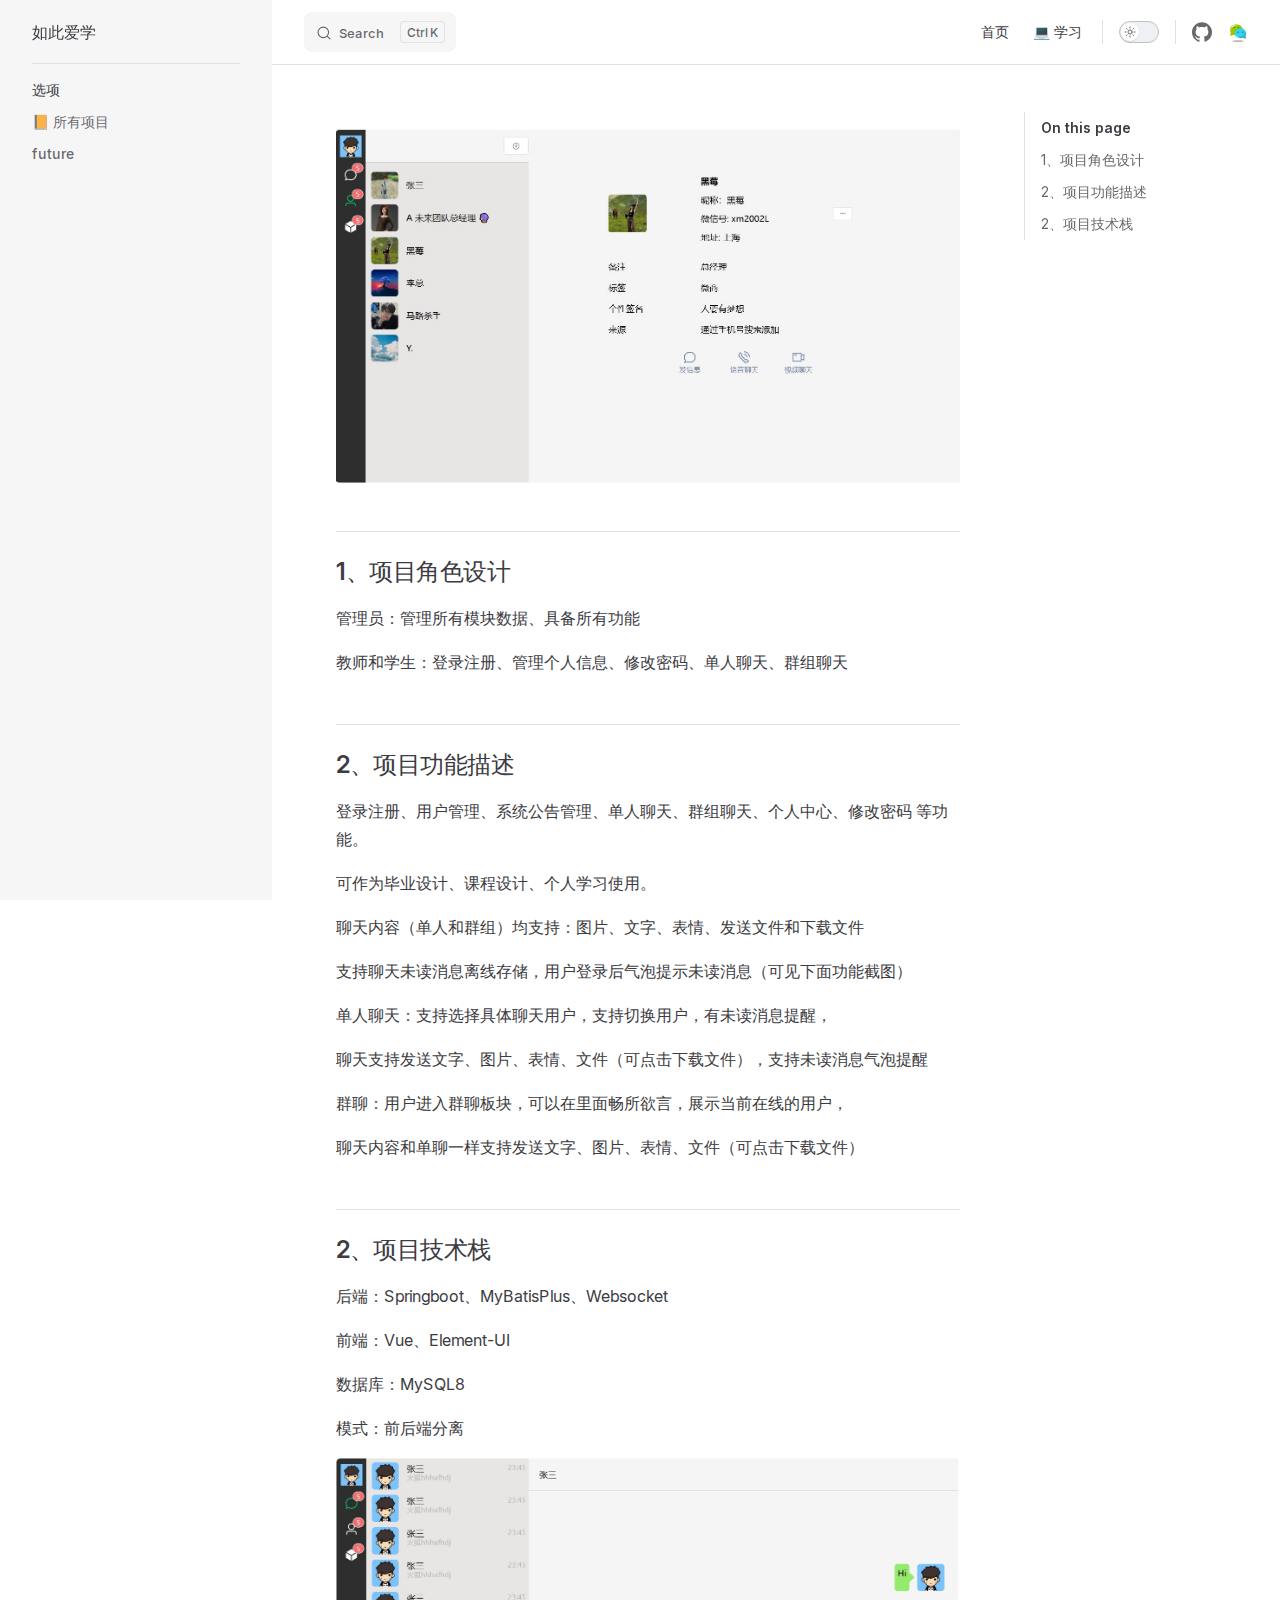
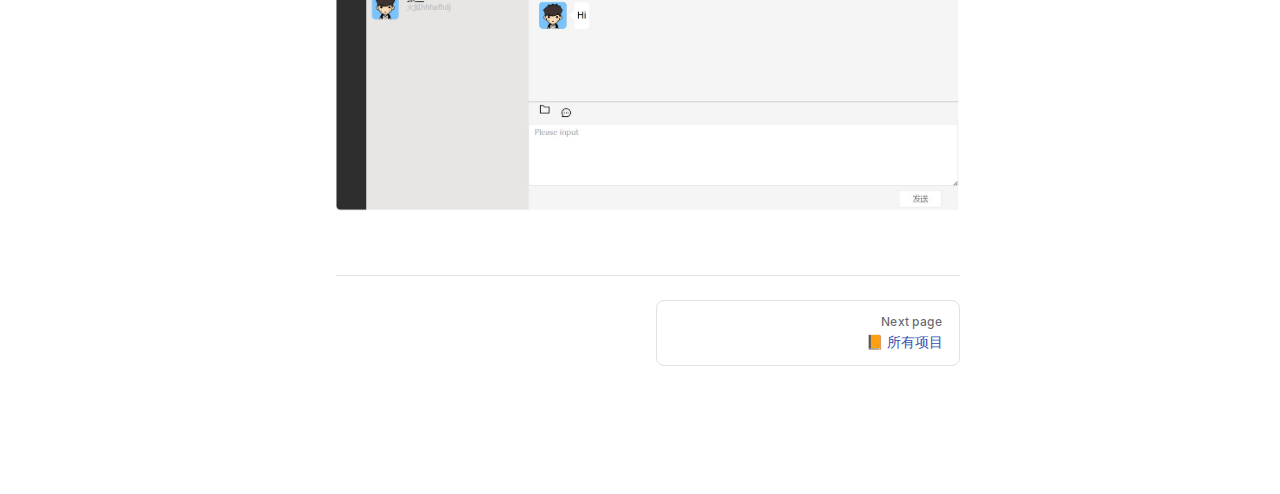
<file: projects/chatting-room.html>
<!DOCTYPE html>
<html lang="en-US" dir="ltr">
  <head>
    <meta charset="utf-8">
    <meta name="viewport" content="width=device-width,initial-scale=1">
    <title>如此爱学</title>
    <meta name="description" content="如此爱学,项目源码网站,技术分享,代码分享,编程学习,项目源码,项目实战,毕业设计,毕设,毕业设计代码,计算机专业,计算机专业毕业设计">
    <meta name="generator" content="VitePress v1.3.4">
    <link rel="preload stylesheet" href="/assets/style.CvYvnAbR.css" as="style">
    
    <script type="module" src="/assets/app.GDKBScIw.js"></script>
    <link rel="preload" href="/assets/inter-roman-latin.Di8DUHzh.woff2" as="font" type="font/woff2" crossorigin="">
    <link rel="modulepreload" href="/assets/chunks/theme.BBDBstHo.js">
    <link rel="modulepreload" href="/assets/chunks/framework.DbyMljpX.js">
    <link rel="modulepreload" href="/assets/projects_chatting-room.md.h0Uopx9O.lean.js">
    <link rel="icon" href="/favicon.ico">
    <meta name="keywords" content="如此爱学,项目源码网站,Java,Python,JavaScript,前端,C语言,C++,项目实战,毕业设计,毕设,毕业设计代码,计算机专业,计算机专业毕业设计,毕设系统,自学编程,程序员,编程资源,编程学习,计算机,软件开发,Vue">
    <script id="check-dark-mode">(()=>{const e=localStorage.getItem("vitepress-theme-appearance")||"auto",a=window.matchMedia("(prefers-color-scheme: dark)").matches;(!e||e==="auto"?a:e==="dark")&&document.documentElement.classList.add("dark")})();</script>
    <script id="check-mac-os">document.documentElement.classList.toggle("mac",/Mac|iPhone|iPod|iPad/i.test(navigator.platform));</script>
  </head>
  <body>
    <div id="app"><div class="Layout" data-v-17ca63c4><!--[--><!--]--><!--[--><span tabindex="-1" data-v-d8b33460></span><a href="#VPContent" class="VPSkipLink visually-hidden" data-v-d8b33460> Skip to content </a><!--]--><!----><header class="VPNav" data-v-17ca63c4 data-v-2b09750f><div class="VPNavBar" data-v-2b09750f data-v-2c7fe6f5><div class="wrapper" data-v-2c7fe6f5><div class="container" data-v-2c7fe6f5><div class="title" data-v-2c7fe6f5><div class="VPNavBarTitle has-sidebar" data-v-2c7fe6f5 data-v-e1bf594c><a class="title" href="/" data-v-e1bf594c><!--[--><!--]--><!----><span data-v-e1bf594c>如此爱学</span><!--[--><!--]--></a></div></div><div class="content" data-v-2c7fe6f5><div class="content-body" data-v-2c7fe6f5><!--[--><!--]--><div class="VPNavBarSearch search" data-v-2c7fe6f5><!--[--><!----><div id="local-search"><button type="button" class="DocSearch DocSearch-Button" aria-label="Search"><span class="DocSearch-Button-Container"><span class="vp-icon DocSearch-Search-Icon"></span><span class="DocSearch-Button-Placeholder">Search</span></span><span class="DocSearch-Button-Keys"><kbd class="DocSearch-Button-Key"></kbd><kbd class="DocSearch-Button-Key">K</kbd></span></button></div><!--]--></div><nav aria-labelledby="main-nav-aria-label" class="VPNavBarMenu menu" data-v-2c7fe6f5 data-v-74b88904><span id="main-nav-aria-label" class="visually-hidden" data-v-74b88904> Main Navigation </span><!--[--><!--[--><a class="VPLink link VPNavBarMenuLink" href="/" tabindex="0" data-v-74b88904 data-v-5d54742f><!--[--><span data-v-5d54742f>首页</span><!--]--></a><!--]--><!--[--><a class="VPLink link VPNavBarMenuLink" href="/learning/index.html" tabindex="0" data-v-74b88904 data-v-5d54742f><!--[--><span data-v-5d54742f>💻 学习</span><!--]--></a><!--]--><!--]--></nav><!----><div class="VPNavBarAppearance appearance" data-v-2c7fe6f5 data-v-2bca0d54><button class="VPSwitch VPSwitchAppearance" type="button" role="switch" title aria-checked="false" data-v-2bca0d54 data-v-98eaf048 data-v-2f976fdd><span class="check" data-v-2f976fdd><span class="icon" data-v-2f976fdd><!--[--><span class="vpi-sun sun" data-v-98eaf048></span><span class="vpi-moon moon" data-v-98eaf048></span><!--]--></span></span></button></div><div class="VPSocialLinks VPNavBarSocialLinks social-links" data-v-2c7fe6f5 data-v-354f5644 data-v-4db2782b><!--[--><a class="VPSocialLink no-icon" href="https://github.com/ruciaixue" aria-label="github" target="_blank" rel="noopener" data-v-4db2782b data-v-eace2088><span class="vpi-social-github" /></a><a class="VPSocialLink no-icon" href="https://github.com/ruciaixue" aria-label target="_blank" rel="noopener" data-v-4db2782b data-v-eace2088><img width="20" height="20" src="/icons/wechat.svg"/></a><!--]--></div><div class="VPFlyout VPNavBarExtra extra" data-v-2c7fe6f5 data-v-1cda5079 data-v-4ec7c207><button type="button" class="button" aria-haspopup="true" aria-expanded="false" aria-label="extra navigation" data-v-4ec7c207><span class="vpi-more-horizontal icon" data-v-4ec7c207></span></button><div class="menu" data-v-4ec7c207><div class="VPMenu" data-v-4ec7c207 data-v-ecae26b2><!----><!--[--><!--[--><!----><div class="group" data-v-1cda5079><div class="item appearance" data-v-1cda5079><p class="label" data-v-1cda5079>Appearance</p><div class="appearance-action" data-v-1cda5079><button class="VPSwitch VPSwitchAppearance" type="button" role="switch" title aria-checked="false" data-v-1cda5079 data-v-98eaf048 data-v-2f976fdd><span class="check" data-v-2f976fdd><span class="icon" data-v-2f976fdd><!--[--><span class="vpi-sun sun" data-v-98eaf048></span><span class="vpi-moon moon" data-v-98eaf048></span><!--]--></span></span></button></div></div></div><div class="group" data-v-1cda5079><div class="item social-links" data-v-1cda5079><div class="VPSocialLinks social-links-list" data-v-1cda5079 data-v-4db2782b><!--[--><a class="VPSocialLink no-icon" href="https://github.com/ruciaixue" aria-label="github" target="_blank" rel="noopener" data-v-4db2782b data-v-eace2088><span class="vpi-social-github" /></a><a class="VPSocialLink no-icon" href="https://github.com/ruciaixue" aria-label target="_blank" rel="noopener" data-v-4db2782b data-v-eace2088><img width="20" height="20" src="/icons/wechat.svg"/></a><!--]--></div></div></div><!--]--><!--]--></div></div></div><!--[--><!--]--><button type="button" class="VPNavBarHamburger hamburger" aria-label="mobile navigation" aria-expanded="false" aria-controls="VPNavScreen" data-v-2c7fe6f5 data-v-4c1e16c7><span class="container" data-v-4c1e16c7><span class="top" data-v-4c1e16c7></span><span class="middle" data-v-4c1e16c7></span><span class="bottom" data-v-4c1e16c7></span></span></button></div></div></div></div><div class="divider" data-v-2c7fe6f5><div class="divider-line" data-v-2c7fe6f5></div></div></div><!----></header><div class="VPLocalNav has-sidebar empty" data-v-17ca63c4 data-v-cf54e897><div class="container" data-v-cf54e897><button class="menu" aria-expanded="false" aria-controls="VPSidebarNav" data-v-cf54e897><span class="vpi-align-left menu-icon" data-v-cf54e897></span><span class="menu-text" data-v-cf54e897>Menu</span></button><div class="VPLocalNavOutlineDropdown" style="--vp-vh:0px;" data-v-cf54e897 data-v-94196647><button data-v-94196647>Return to top</button><!----></div></div></div><aside class="VPSidebar" data-v-17ca63c4 data-v-c8ba038f><div class="curtain" data-v-c8ba038f></div><nav class="nav" id="VPSidebarNav" aria-labelledby="sidebar-aria-label" tabindex="-1" data-v-c8ba038f><span class="visually-hidden" id="sidebar-aria-label" data-v-c8ba038f> Sidebar Navigation </span><!--[--><!--]--><!--[--><div class="no-transition group" data-v-9a5bc99e><section class="VPSidebarItem level-0" data-v-9a5bc99e data-v-047948a9><div class="item" role="button" tabindex="0" data-v-047948a9><div class="indicator" data-v-047948a9></div><h2 class="text" data-v-047948a9>选项</h2><!----></div><div class="items" data-v-047948a9><!--[--><div class="VPSidebarItem level-1 is-link" data-v-047948a9 data-v-047948a9><div class="item" data-v-047948a9><div class="indicator" data-v-047948a9></div><a class="VPLink link link" href="/all-projects.html" data-v-047948a9><!--[--><p class="text" data-v-047948a9>📙 所有项目</p><!--]--></a><!----></div><!----></div><div class="VPSidebarItem level-1 is-link" data-v-047948a9 data-v-047948a9><div class="item" data-v-047948a9><div class="indicator" data-v-047948a9></div><a class="VPLink link link" href="/markdown-examples.html" data-v-047948a9><!--[--><p class="text" data-v-047948a9>future</p><!--]--></a><!----></div><!----></div><!--]--></div></section></div><!--]--><!--[--><!--]--></nav></aside><div class="VPContent has-sidebar" id="VPContent" data-v-17ca63c4 data-v-16e6edbd><div class="VPDoc has-sidebar has-aside" data-v-16e6edbd data-v-0b5dbc50><!--[--><!--]--><div class="container" data-v-0b5dbc50><div class="aside" data-v-0b5dbc50><div class="aside-curtain" data-v-0b5dbc50></div><div class="aside-container" data-v-0b5dbc50><div class="aside-content" data-v-0b5dbc50><div class="VPDocAside" data-v-0b5dbc50 data-v-a65e726b><!--[--><!--]--><!--[--><!--]--><nav aria-labelledby="doc-outline-aria-label" class="VPDocAsideOutline" data-v-a65e726b data-v-91d0fa28><div class="content" data-v-91d0fa28><div class="outline-marker" data-v-91d0fa28></div><div aria-level="2" class="outline-title" id="doc-outline-aria-label" role="heading" data-v-91d0fa28>On this page</div><ul class="VPDocOutlineItem root" data-v-91d0fa28 data-v-4d3acf8c><!--[--><!--]--></ul></div></nav><!--[--><!--]--><div class="spacer" data-v-a65e726b></div><!--[--><!--]--><!----><!--[--><!--]--><!--[--><!--]--></div></div></div></div><div class="content" data-v-0b5dbc50><div class="content-container" data-v-0b5dbc50><!--[--><!--]--><main class="main" data-v-0b5dbc50><div style="position:relative;" class="vp-doc _projects_chatting-room" data-v-0b5dbc50><div><p><img src="/images/chatting-room/contacts-page.jpg" alt="联系人页面"></p><h2 id="_1、项目角色设计" tabindex="-1">1、项目角色设计 <a class="header-anchor" href="#_1、项目角色设计" aria-label="Permalink to &quot;1、项目角色设计&quot;">​</a></h2><p>管理员：管理所有模块数据、具备所有功能</p><p>教师和学生：登录注册、管理个人信息、修改密码、单人聊天、群组聊天</p><h2 id="_2、项目功能描述" tabindex="-1">2、项目功能描述 <a class="header-anchor" href="#_2、项目功能描述" aria-label="Permalink to &quot;2、项目功能描述&quot;">​</a></h2><p>登录注册、用户管理、系统公告管理、单人聊天、群组聊天、个人中心、修改密码 等功能。</p><p>可作为毕业设计、课程设计、个人学习使用。</p><p>聊天内容（单人和群组）均支持：图片、文字、表情、发送文件和下载文件</p><p>支持聊天未读消息离线存储，用户登录后气泡提示未读消息（可见下面功能截图）</p><p>单人聊天：支持选择具体聊天用户，支持切换用户，有未读消息提醒，</p><p>聊天支持发送文字、图片、表情、文件（可点击下载文件），支持未读消息气泡提醒</p><p>群聊：用户进入群聊板块，可以在里面畅所欲言，展示当前在线的用户，</p><p>聊天内容和单聊一样支持发送文字、图片、表情、文件（可点击下载文件）</p><h2 id="_2、项目技术栈" tabindex="-1">2、项目技术栈 <a class="header-anchor" href="#_2、项目技术栈" aria-label="Permalink to &quot;2、项目技术栈&quot;">​</a></h2><p>后端：Springboot、MyBatisPlus、Websocket</p><p>前端：Vue、Element-UI</p><p>数据库：MySQL8</p><p>模式：前后端分离</p><p><img src="/images/chatting-room/chatting-page.jpg" alt="聊天页面"></p></div></div></main><footer class="VPDocFooter" data-v-0b5dbc50 data-v-c67e171b><!--[--><!--]--><!----><nav class="prev-next" aria-labelledby="doc-footer-aria-label" data-v-c67e171b><span class="visually-hidden" id="doc-footer-aria-label" data-v-c67e171b>Pager</span><div class="pager" data-v-c67e171b><!----></div><div class="pager" data-v-c67e171b><a class="VPLink link pager-link next" href="/all-projects.html" data-v-c67e171b><!--[--><span class="desc" data-v-c67e171b>Next page</span><span class="title" data-v-c67e171b>📙 所有项目</span><!--]--></a></div></nav></footer><!--[--><!--]--></div></div></div><!--[--><!--]--></div></div><footer class="VPFooter has-sidebar" data-v-17ca63c4 data-v-67d5436b><div class="container" data-v-67d5436b><p class="message" data-v-67d5436b>微信公众号：如此爱学</p><p class="copyright" data-v-67d5436b>Designed by ❤ ruciaixue 2024</p></div></footer><!--[--><!--]--></div></div>
    <script>window.__VP_HASH_MAP__=JSON.parse("{\"all-projects.md\":\"phH7rB8z\",\"api-examples.md\":\"-uW84COG\",\"index.md\":\"lP9VdLEf\",\"learning_index.md\":\"CkxZNDsY\",\"markdown-examples.md\":\"BI5CYxWw\",\"projects_chatting-room.md\":\"h0Uopx9O\"}");window.__VP_SITE_DATA__=JSON.parse("{\"lang\":\"en-US\",\"dir\":\"ltr\",\"title\":\"如此爱学\",\"description\":\"如此爱学,项目源码网站,技术分享,代码分享,编程学习,项目源码,项目实战,毕业设计,毕设,毕业设计代码,计算机专业,计算机专业毕业设计\",\"base\":\"/\",\"head\":[],\"router\":{\"prefetchLinks\":true},\"appearance\":true,\"themeConfig\":{\"search\":{\"provider\":\"local\"},\"footer\":{\"message\":\"微信公众号：如此爱学\",\"copyright\":\"Designed by ❤ ruciaixue 2024\"},\"nav\":[{\"text\":\"首页\",\"link\":\"/\"},{\"text\":\"💻 学习\",\"link\":\"/learning/index\"}],\"sidebar\":[{\"text\":\"选项\",\"items\":[{\"text\":\"📙 所有项目\",\"link\":\"/all-projects\"},{\"text\":\"future\",\"link\":\"/markdown-examples\"}]}],\"socialLinks\":[{\"icon\":\"github\",\"link\":\"https://github.com/ruciaixue\"},{\"icon\":{\"svg\":\"<img width=\\\"20\\\" height=\\\"20\\\" src=\\\"/icons/wechat.svg\\\"/>\"},\"link\":\"https://github.com/ruciaixue\"}]},\"locales\":{},\"scrollOffset\":134,\"cleanUrls\":false}");</script>
    
  </body>
</html>
</file>
